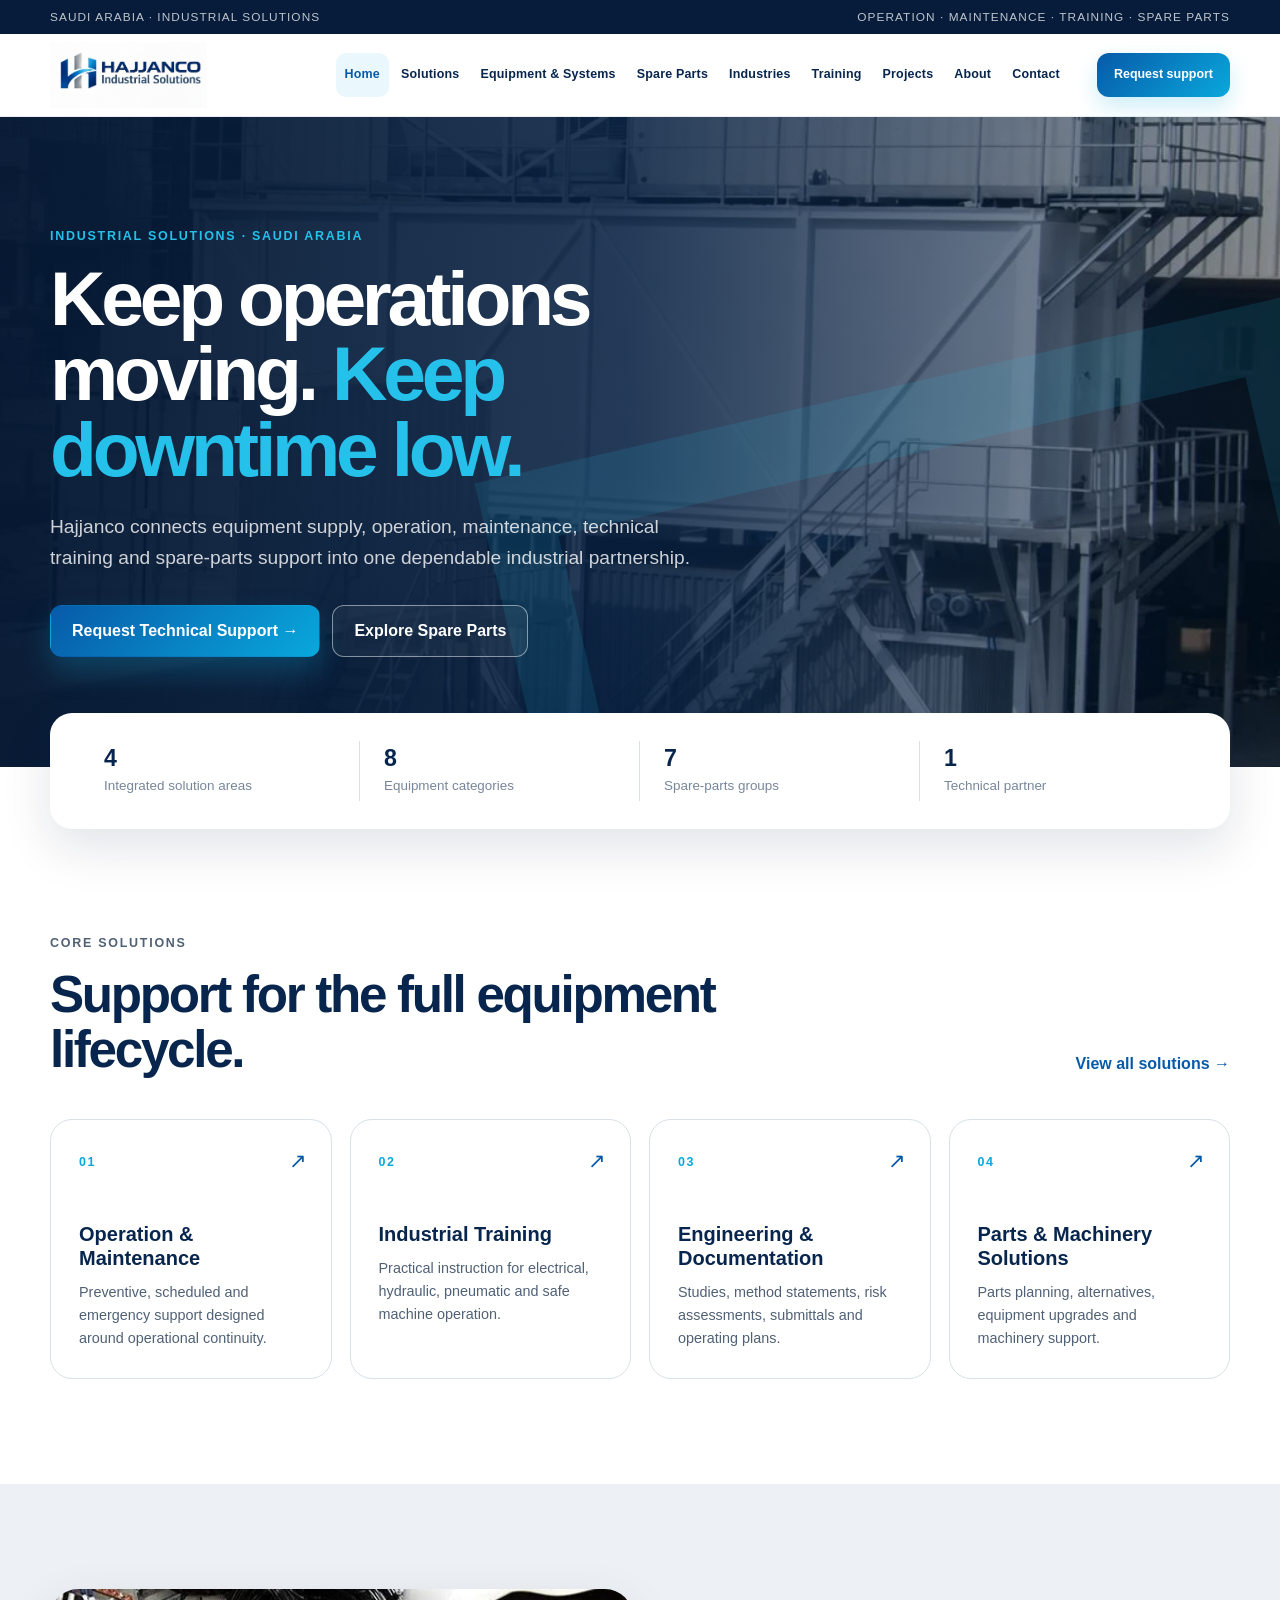
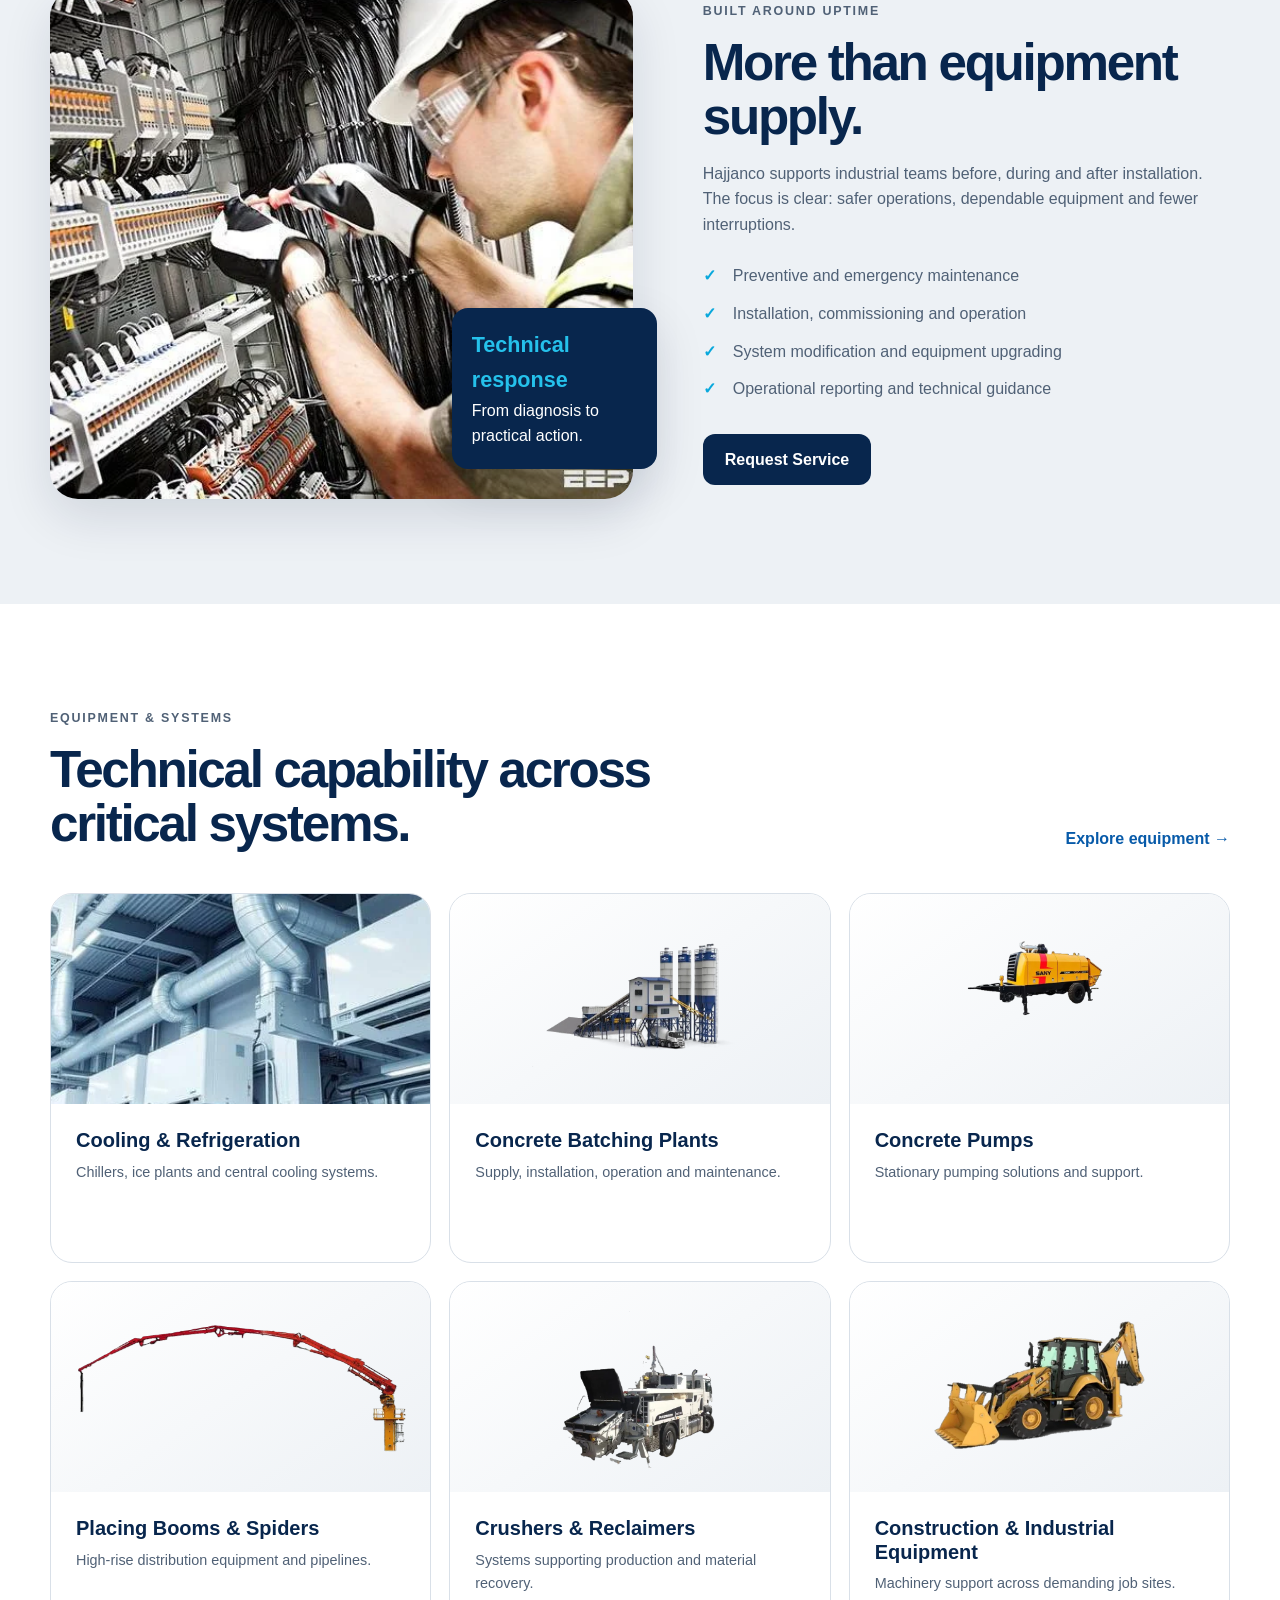
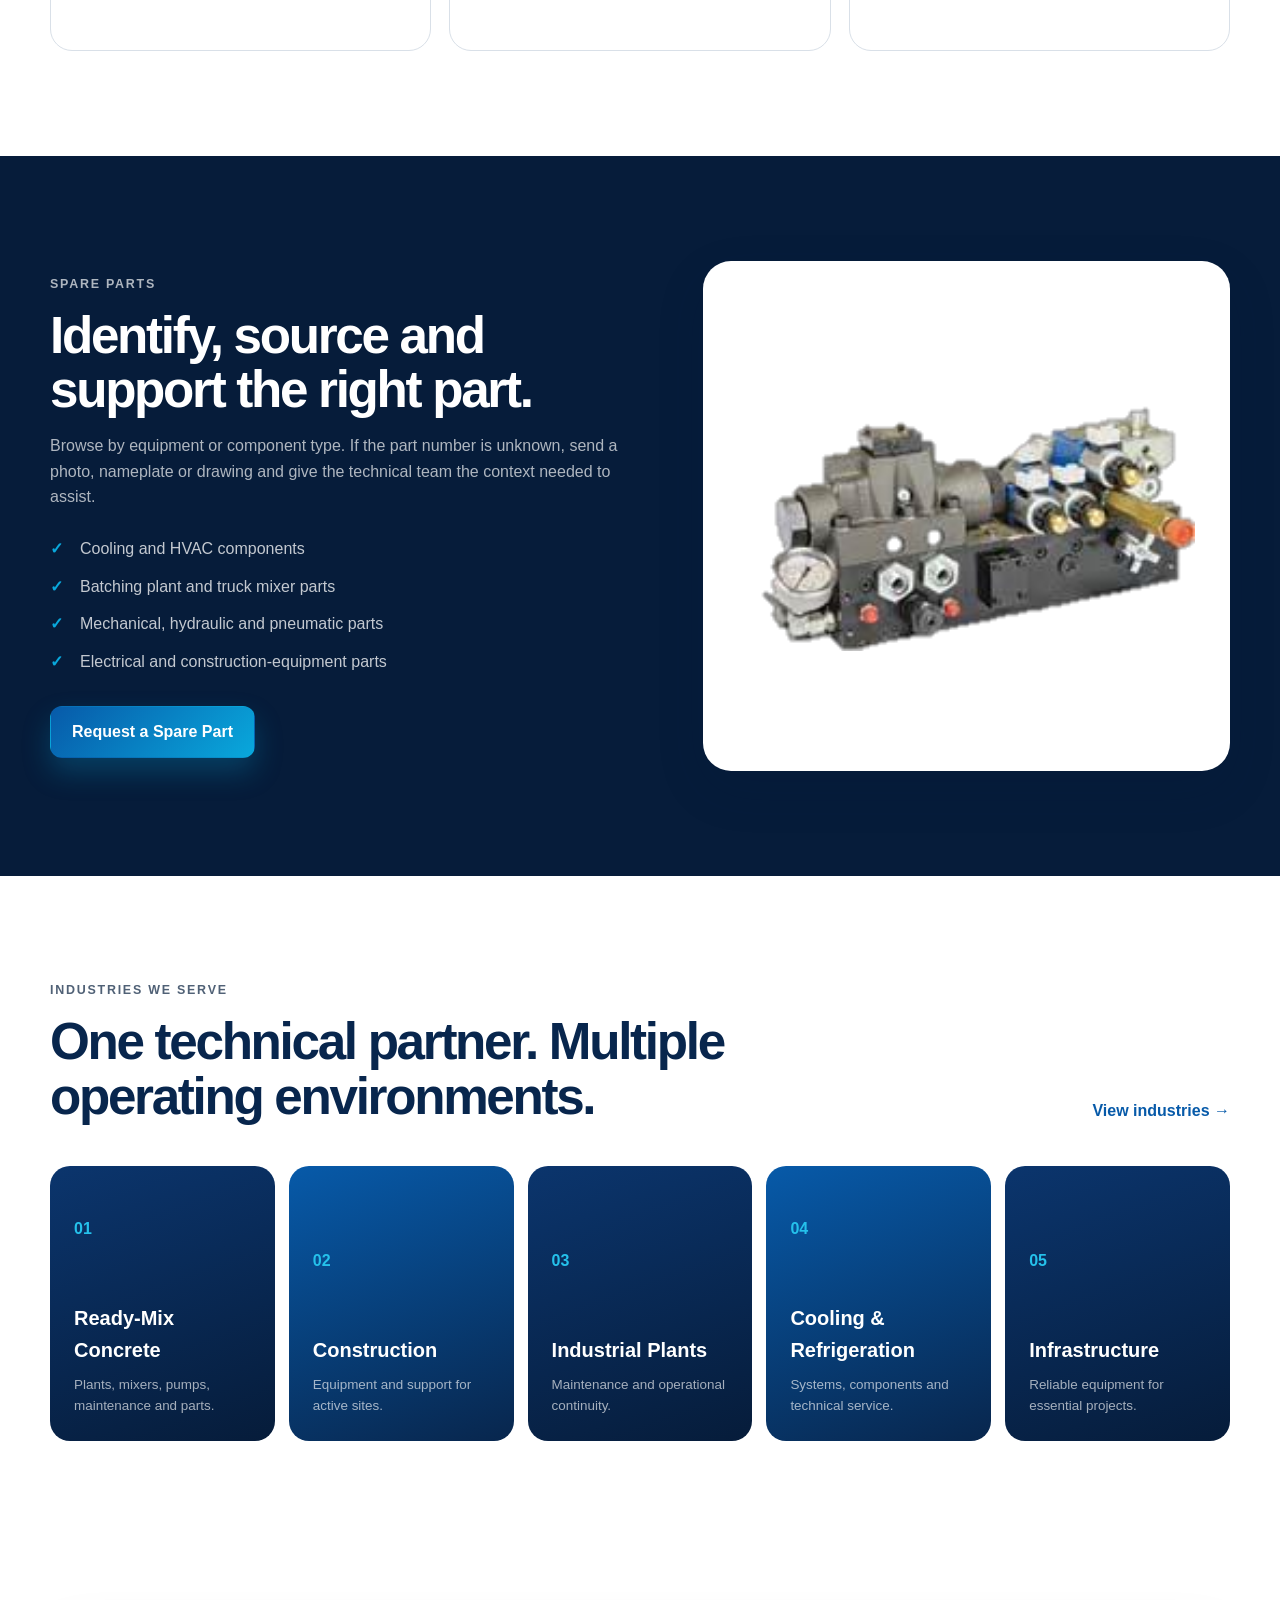
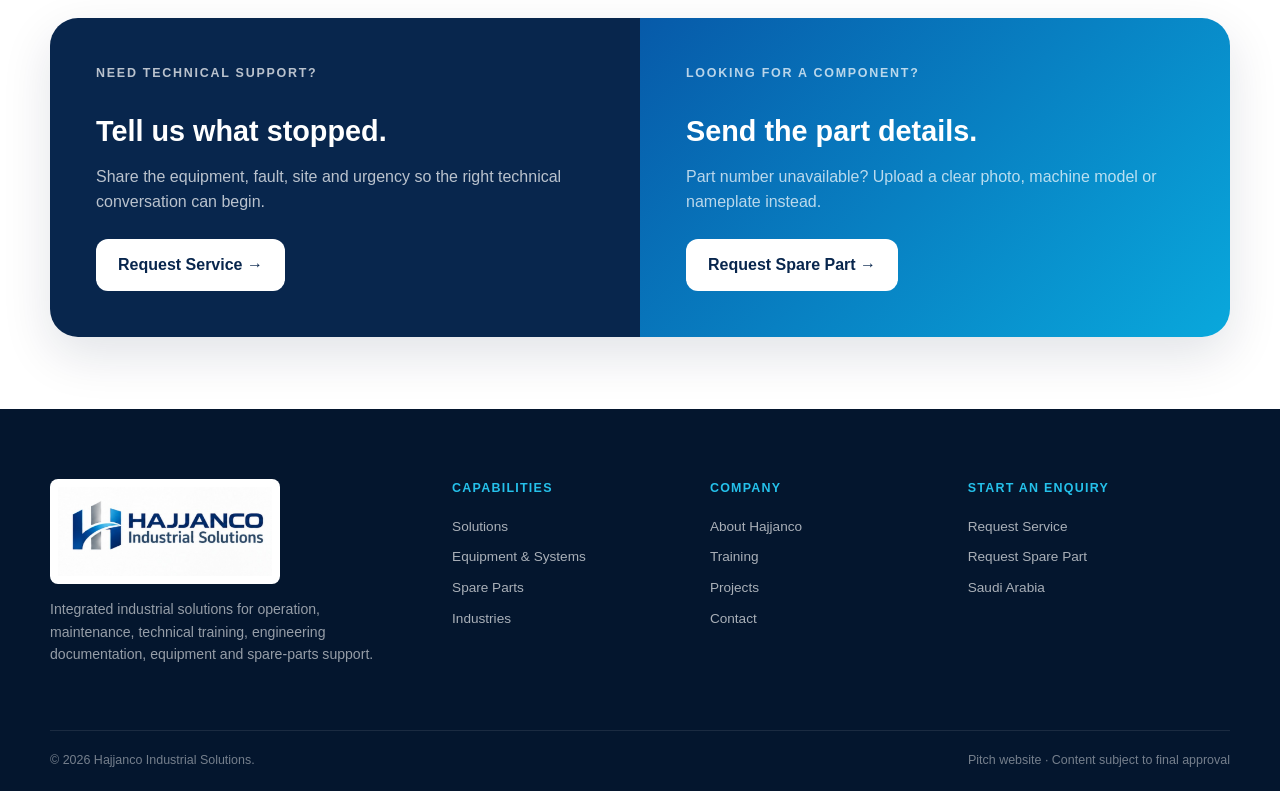
<file: index.html>
<!doctype html>
<html lang="en">
<head>
  <meta charset="utf-8">
  <meta name="viewport" content="width=device-width, initial-scale=1">
  <meta name="description" content="Hajjanco provides industrial operation, maintenance, equipment, training and spare-parts solutions in Saudi Arabia.">
  <title>Hajjanco | Industrial Solutions</title>
  <link rel="icon" href="public/assets/hajjanco-logo.jpeg">
  <link rel="stylesheet" href="styles.css">
  <script src="script.js" defer></script>
</head>
<body data-page="home">
  <div data-site-header></div>

  <main>
    <section class="hero">
      <div class="container">
        <div class="hero-content">
          <p class="eyebrow">Industrial solutions · Saudi Arabia</p>
          <h1>Keep operations moving. <span>Keep downtime low.</span></h1>
          <p class="hero-copy">Hajjanco connects equipment supply, operation, maintenance, technical training and spare-parts support into one dependable industrial partnership.</p>
          <div class="button-row">
            <a class="btn btn-primary" href="contact.html?type=service">Request Technical Support →</a>
            <a class="btn btn-outline" href="spare-parts.html">Explore Spare Parts</a>
          </div>
        </div>
      </div>
    </section>

    <div class="container stats-strip">
      <div class="stats-grid">
        <div class="stat"><strong>4</strong><span>Integrated solution areas</span></div>
        <div class="stat"><strong>8</strong><span>Equipment categories</span></div>
        <div class="stat"><strong>7</strong><span>Spare-parts groups</span></div>
        <div class="stat"><strong>1</strong><span>Technical partner</span></div>
      </div>
    </div>

    <section class="section">
      <div class="container">
        <div class="section-heading reveal">
          <div>
            <p class="eyebrow">Core solutions</p>
            <h2>Support for the full equipment lifecycle.</h2>
          </div>
          <a class="text-link" href="solutions.html">View all solutions →</a>
        </div>
        <div class="card-grid">
          <a class="card" href="solutions.html#operation-maintenance">
            <span class="card-number">01</span><span class="card-arrow">↗</span>
            <h3>Operation & Maintenance</h3>
            <p>Preventive, scheduled and emergency support designed around operational continuity.</p>
          </a>
          <a class="card" href="solutions.html#industrial-training">
            <span class="card-number">02</span><span class="card-arrow">↗</span>
            <h3>Industrial Training</h3>
            <p>Practical instruction for electrical, hydraulic, pneumatic and safe machine operation.</p>
          </a>
          <a class="card" href="solutions.html#engineering-documentation">
            <span class="card-number">03</span><span class="card-arrow">↗</span>
            <h3>Engineering & Documentation</h3>
            <p>Studies, method statements, risk assessments, submittals and operating plans.</p>
          </a>
          <a class="card" href="solutions.html#parts-machinery">
            <span class="card-number">04</span><span class="card-arrow">↗</span>
            <h3>Parts & Machinery Solutions</h3>
            <p>Parts planning, alternatives, equipment upgrades and machinery support.</p>
          </a>
        </div>
      </div>
    </section>

    <section class="section section-tint">
      <div class="container">
        <div class="split reveal">
          <div class="split-media">
            <img src="public/assets/site/maintenance.webp" alt="Industrial maintenance technician">
            <div class="split-badge"><strong>Technical response</strong>From diagnosis to practical action.</div>
          </div>
          <div class="split-copy">
            <p class="eyebrow">Built around uptime</p>
            <h2>More than equipment supply.</h2>
            <p>Hajjanco supports industrial teams before, during and after installation. The focus is clear: safer operations, dependable equipment and fewer interruptions.</p>
            <ul class="check-list">
              <li>Preventive and emergency maintenance</li>
              <li>Installation, commissioning and operation</li>
              <li>System modification and equipment upgrading</li>
              <li>Operational reporting and technical guidance</li>
            </ul>
            <div class="button-row"><a class="btn btn-dark" href="contact.html?type=service">Request Service</a></div>
          </div>
        </div>
      </div>
    </section>

    <section class="section">
      <div class="container">
        <div class="section-heading reveal">
          <div>
            <p class="eyebrow">Equipment & systems</p>
            <h2>Technical capability across critical systems.</h2>
          </div>
          <a class="text-link" href="equipment.html">Explore equipment →</a>
        </div>
        <div class="card-grid three">
          <a class="card media-card" href="equipment.html#cooling-refrigeration"><img src="public/assets/site/hvac.webp" alt="Cooling and HVAC system"><div class="card-body"><h3>Cooling & Refrigeration</h3><p>Chillers, ice plants and central cooling systems.</p></div></a>
          <a class="card media-card contain" href="equipment.html#batching-plants"><img src="public/assets/site/batching-plant.webp" alt="Concrete batching plant"><div class="card-body"><h3>Concrete Batching Plants</h3><p>Supply, installation, operation and maintenance.</p></div></a>
          <a class="card media-card contain" href="equipment.html#concrete-pumps"><img src="public/assets/site/concrete-pump.webp" alt="Concrete pump"><div class="card-body"><h3>Concrete Pumps</h3><p>Stationary pumping solutions and support.</p></div></a>
          <a class="card media-card contain" href="equipment.html#placing-booms"><img src="public/assets/site/placing-boom.webp" alt="Concrete placing boom"><div class="card-body"><h3>Placing Booms & Spiders</h3><p>High-rise distribution equipment and pipelines.</p></div></a>
          <a class="card media-card contain" href="equipment.html#crushers-reclaimers"><img src="public/assets/site/reclaimer.webp" alt="Industrial equipment"><div class="card-body"><h3>Crushers & Reclaimers</h3><p>Systems supporting production and material recovery.</p></div></a>
          <a class="card media-card contain" href="equipment.html#construction-equipment"><img src="public/assets/site/construction-backhoe.webp" alt="Construction equipment"><div class="card-body"><h3>Construction & Industrial Equipment</h3><p>Machinery support across demanding job sites.</p></div></a>
        </div>
      </div>
    </section>

    <section class="section section-dark">
      <div class="container">
        <div class="split reverse reveal">
          <div class="split-media contain">
            <img src="public/assets/site/hydraulic.png" alt="Industrial hydraulic and pneumatic components">
          </div>
          <div class="split-copy">
            <p class="eyebrow">Spare parts</p>
            <h2>Identify, source and support the right part.</h2>
            <p>Browse by equipment or component type. If the part number is unknown, send a photo, nameplate or drawing and give the technical team the context needed to assist.</p>
            <ul class="check-list">
              <li>Cooling and HVAC components</li>
              <li>Batching plant and truck mixer parts</li>
              <li>Mechanical, hydraulic and pneumatic parts</li>
              <li>Electrical and construction-equipment parts</li>
            </ul>
            <div class="button-row"><a class="btn btn-primary" href="contact.html?type=parts">Request a Spare Part</a></div>
          </div>
        </div>
      </div>
    </section>

    <section class="section">
      <div class="container">
        <div class="section-heading reveal">
          <div>
            <p class="eyebrow">Industries we serve</p>
            <h2>One technical partner. Multiple operating environments.</h2>
          </div>
          <a class="text-link" href="industries.html">View industries →</a>
        </div>
        <div class="industry-grid reveal">
          <a class="industry-card" href="industries.html#ready-mix"><span>01</span><h3>Ready-Mix Concrete</h3><p>Plants, mixers, pumps, maintenance and parts.</p></a>
          <a class="industry-card" href="industries.html#construction"><span>02</span><h3>Construction</h3><p>Equipment and support for active sites.</p></a>
          <a class="industry-card" href="industries.html#industrial-plants"><span>03</span><h3>Industrial Plants</h3><p>Maintenance and operational continuity.</p></a>
          <a class="industry-card" href="industries.html#cooling"><span>04</span><h3>Cooling & Refrigeration</h3><p>Systems, components and technical service.</p></a>
          <a class="industry-card" href="industries.html#infrastructure"><span>05</span><h3>Infrastructure</h3><p>Reliable equipment for essential projects.</p></a>
        </div>
      </div>
    </section>

    <section class="section-sm">
      <div class="container">
        <div class="action-band reveal">
          <div class="action-panel">
            <p class="eyebrow">Need technical support?</p>
            <h3>Tell us what stopped.</h3>
            <p>Share the equipment, fault, site and urgency so the right technical conversation can begin.</p>
            <a class="btn btn-light" href="contact.html?type=service">Request Service →</a>
          </div>
          <div class="action-panel">
            <p class="eyebrow">Looking for a component?</p>
            <h3>Send the part details.</h3>
            <p>Part number unavailable? Upload a clear photo, machine model or nameplate instead.</p>
            <a class="btn btn-light" href="contact.html?type=parts">Request Spare Part →</a>
          </div>
        </div>
      </div>
    </section>
  </main>

  <div data-site-footer></div>
</body>
</html>
</file>
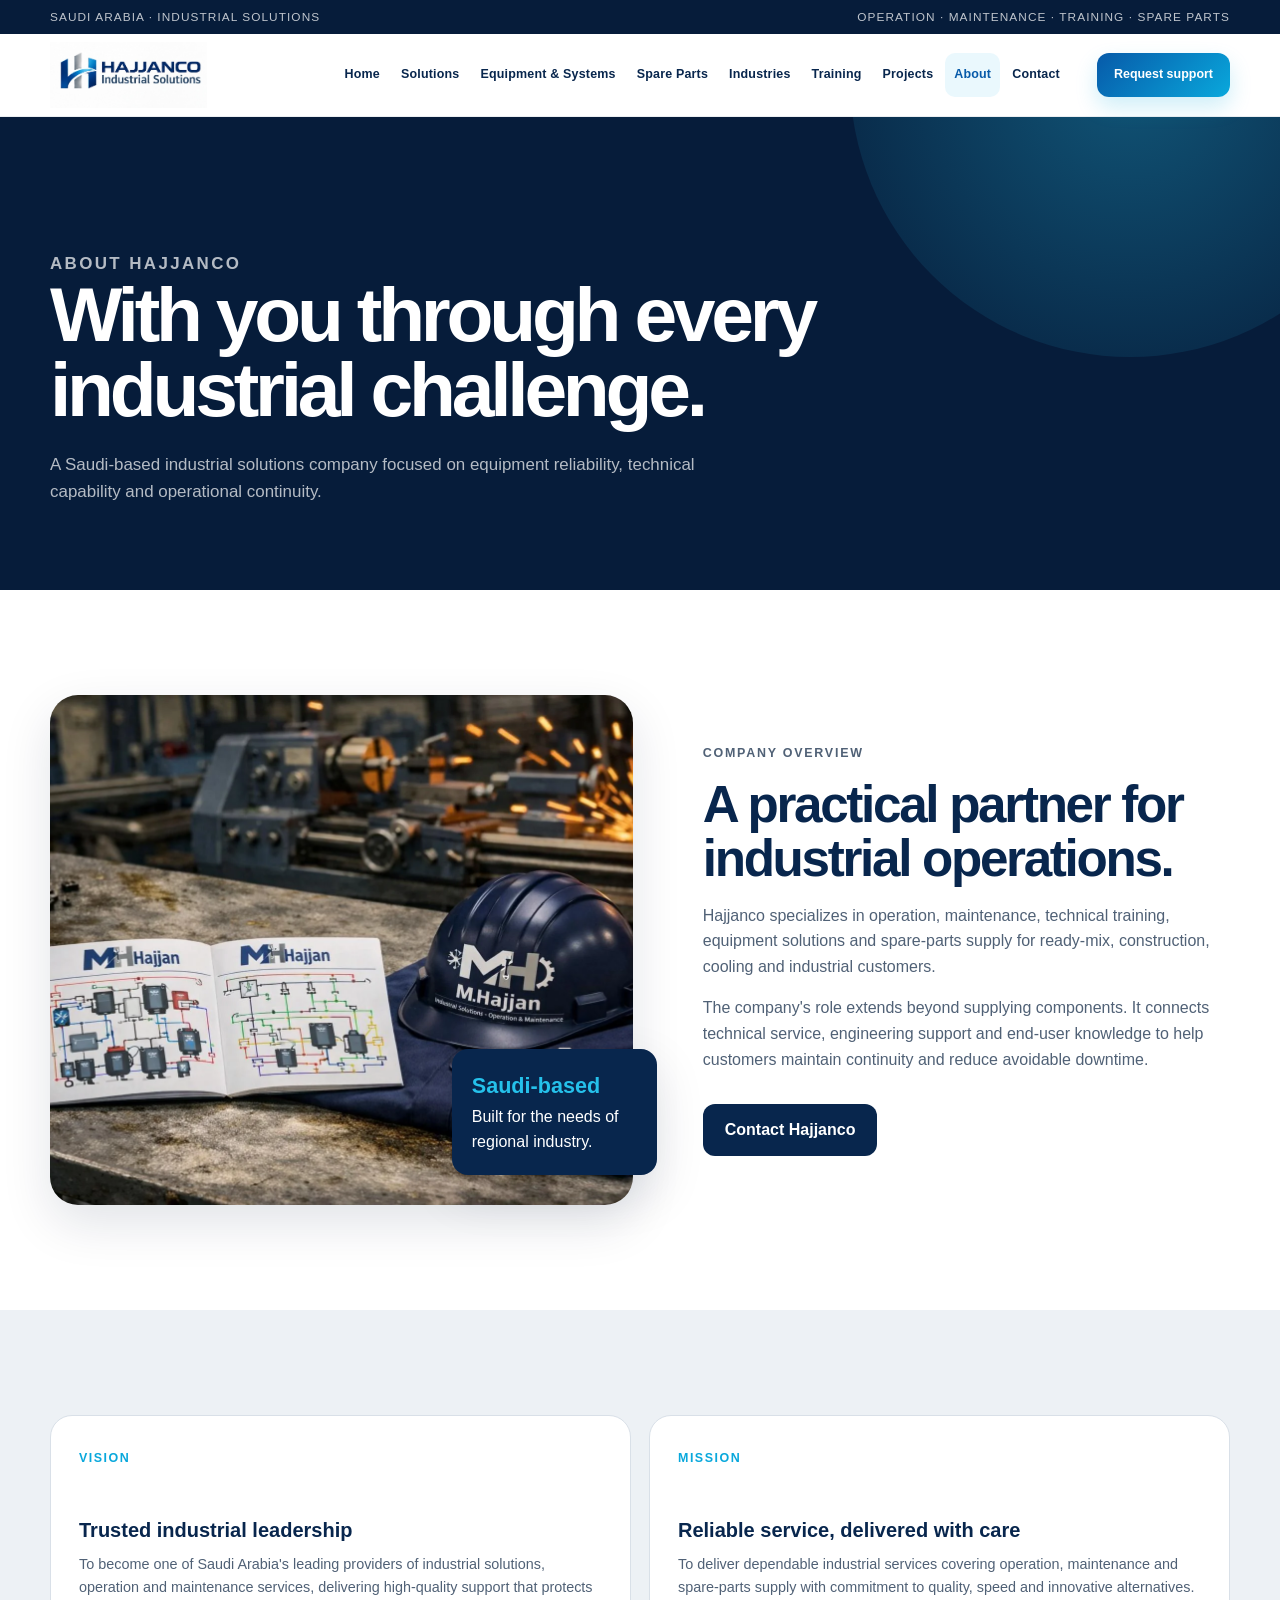
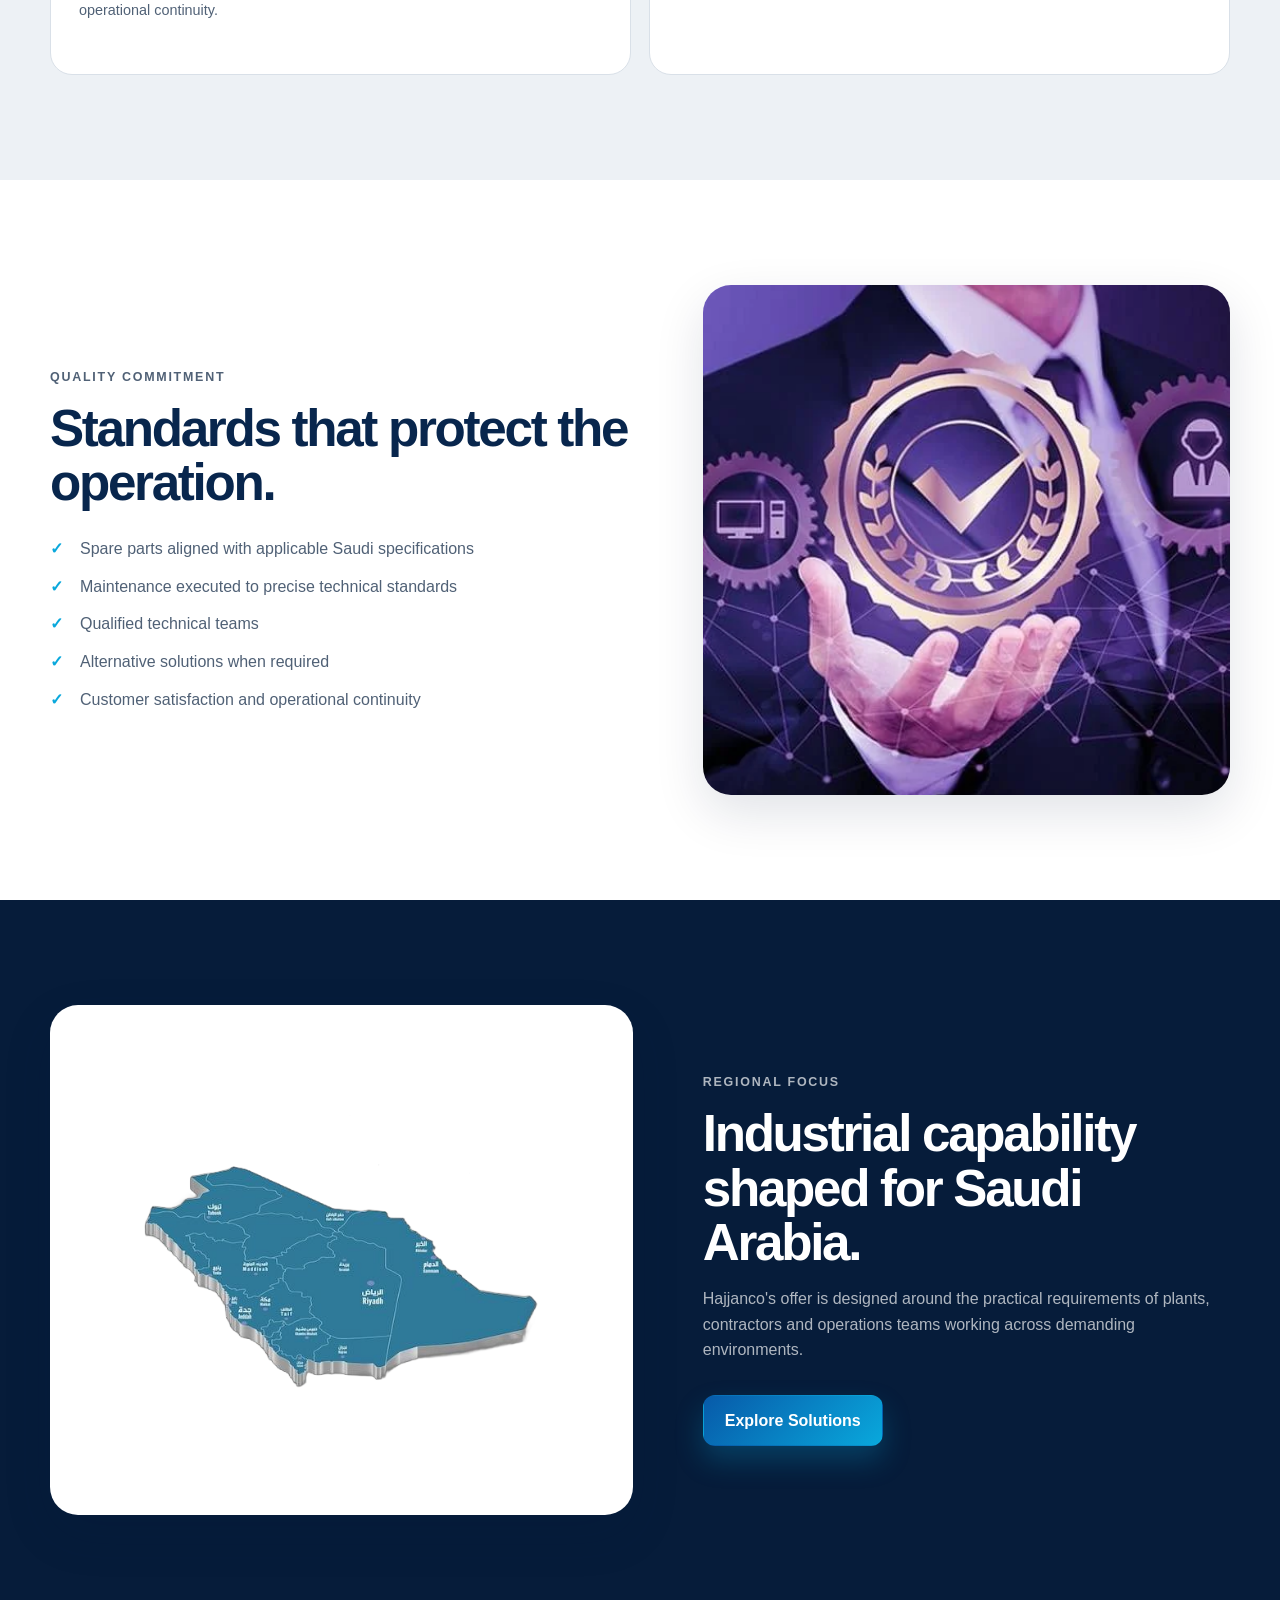
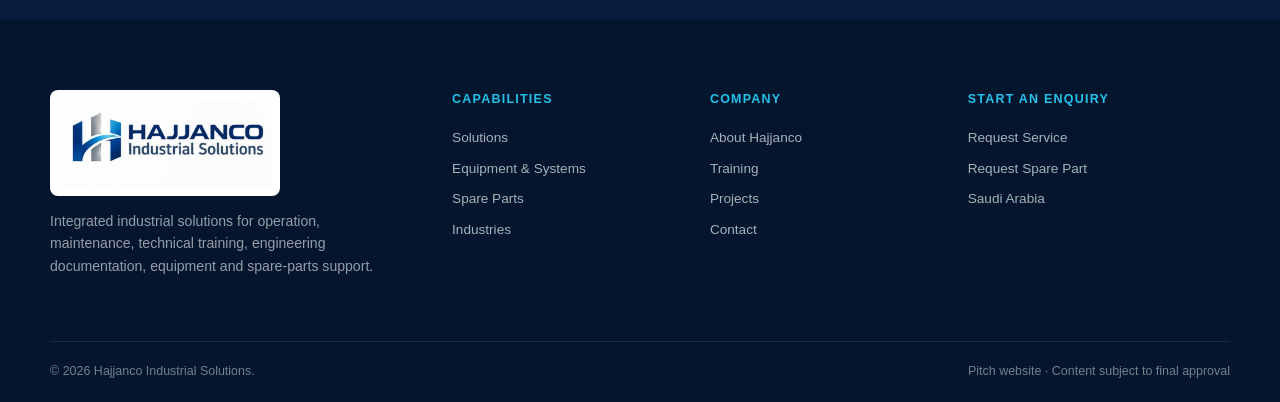
<file: about.html>
<!doctype html>
<html lang="en">
<head>
  <meta charset="utf-8"><meta name="viewport" content="width=device-width, initial-scale=1">
  <meta name="description" content="About Hajjanco Industrial Solutions.">
  <title>About | Hajjanco</title>
  <link rel="icon" href="public/assets/hajjanco-logo.jpeg">
  <link rel="stylesheet" href="styles.css"><script src="script.js" defer></script>
</head>
<body data-page="about">
  <div data-site-header></div>
  <main>
    <section class="page-hero"><div class="container"><p class="eyebrow">About Hajjanco</p><h1>With you through every industrial challenge.</h1><p>A Saudi-based industrial solutions company focused on equipment reliability, technical capability and operational continuity.</p></div></section>
    <section class="section"><div class="container split"><div class="split-media"><img src="public/assets/site/about-industrial.webp" alt="Industrial solutions and equipment"><div class="split-badge"><strong>Saudi-based</strong>Built for the needs of regional industry.</div></div><div class="split-copy"><p class="eyebrow">Company overview</p><h2>A practical partner for industrial operations.</h2><p>Hajjanco specializes in operation, maintenance, technical training, equipment solutions and spare-parts supply for ready-mix, construction, cooling and industrial customers.</p><p>The company's role extends beyond supplying components. It connects technical service, engineering support and end-user knowledge to help customers maintain continuity and reduce avoidable downtime.</p><div class="button-row"><a class="btn btn-dark" href="contact.html">Contact Hajjanco</a></div></div></div></section>

    <section class="section section-tint"><div class="container"><div class="card-grid two">
      <div class="card"><span class="card-number">VISION</span><h3>Trusted industrial leadership</h3><p>To become one of Saudi Arabia's leading providers of industrial solutions, operation and maintenance services, delivering high-quality support that protects operational continuity.</p></div>
      <div class="card"><span class="card-number">MISSION</span><h3>Reliable service, delivered with care</h3><p>To deliver dependable industrial services covering operation, maintenance and spare-parts supply with commitment to quality, speed and innovative alternatives.</p></div>
    </div></div></section>

    <section class="section"><div class="container split reverse"><div class="split-media"><img src="public/assets/site/quality.webp" alt="Industrial quality commitment"></div><div class="split-copy"><p class="eyebrow">Quality commitment</p><h2>Standards that protect the operation.</h2><ul class="check-list"><li>Spare parts aligned with applicable Saudi specifications</li><li>Maintenance executed to precise technical standards</li><li>Qualified technical teams</li><li>Alternative solutions when required</li><li>Customer satisfaction and operational continuity</li></ul></div></div></section>

    <section class="section section-dark"><div class="container split"><div class="split-media contain"><img src="public/assets/site/saudi-map.png" alt="Map of Saudi Arabia"></div><div class="split-copy"><p class="eyebrow">Regional focus</p><h2>Industrial capability shaped for Saudi Arabia.</h2><p>Hajjanco's offer is designed around the practical requirements of plants, contractors and operations teams working across demanding environments.</p><div class="button-row"><a class="btn btn-primary" href="solutions.html">Explore Solutions</a></div></div></div></section>
  </main>
  <div data-site-footer></div>
</body>
</html>
</file>
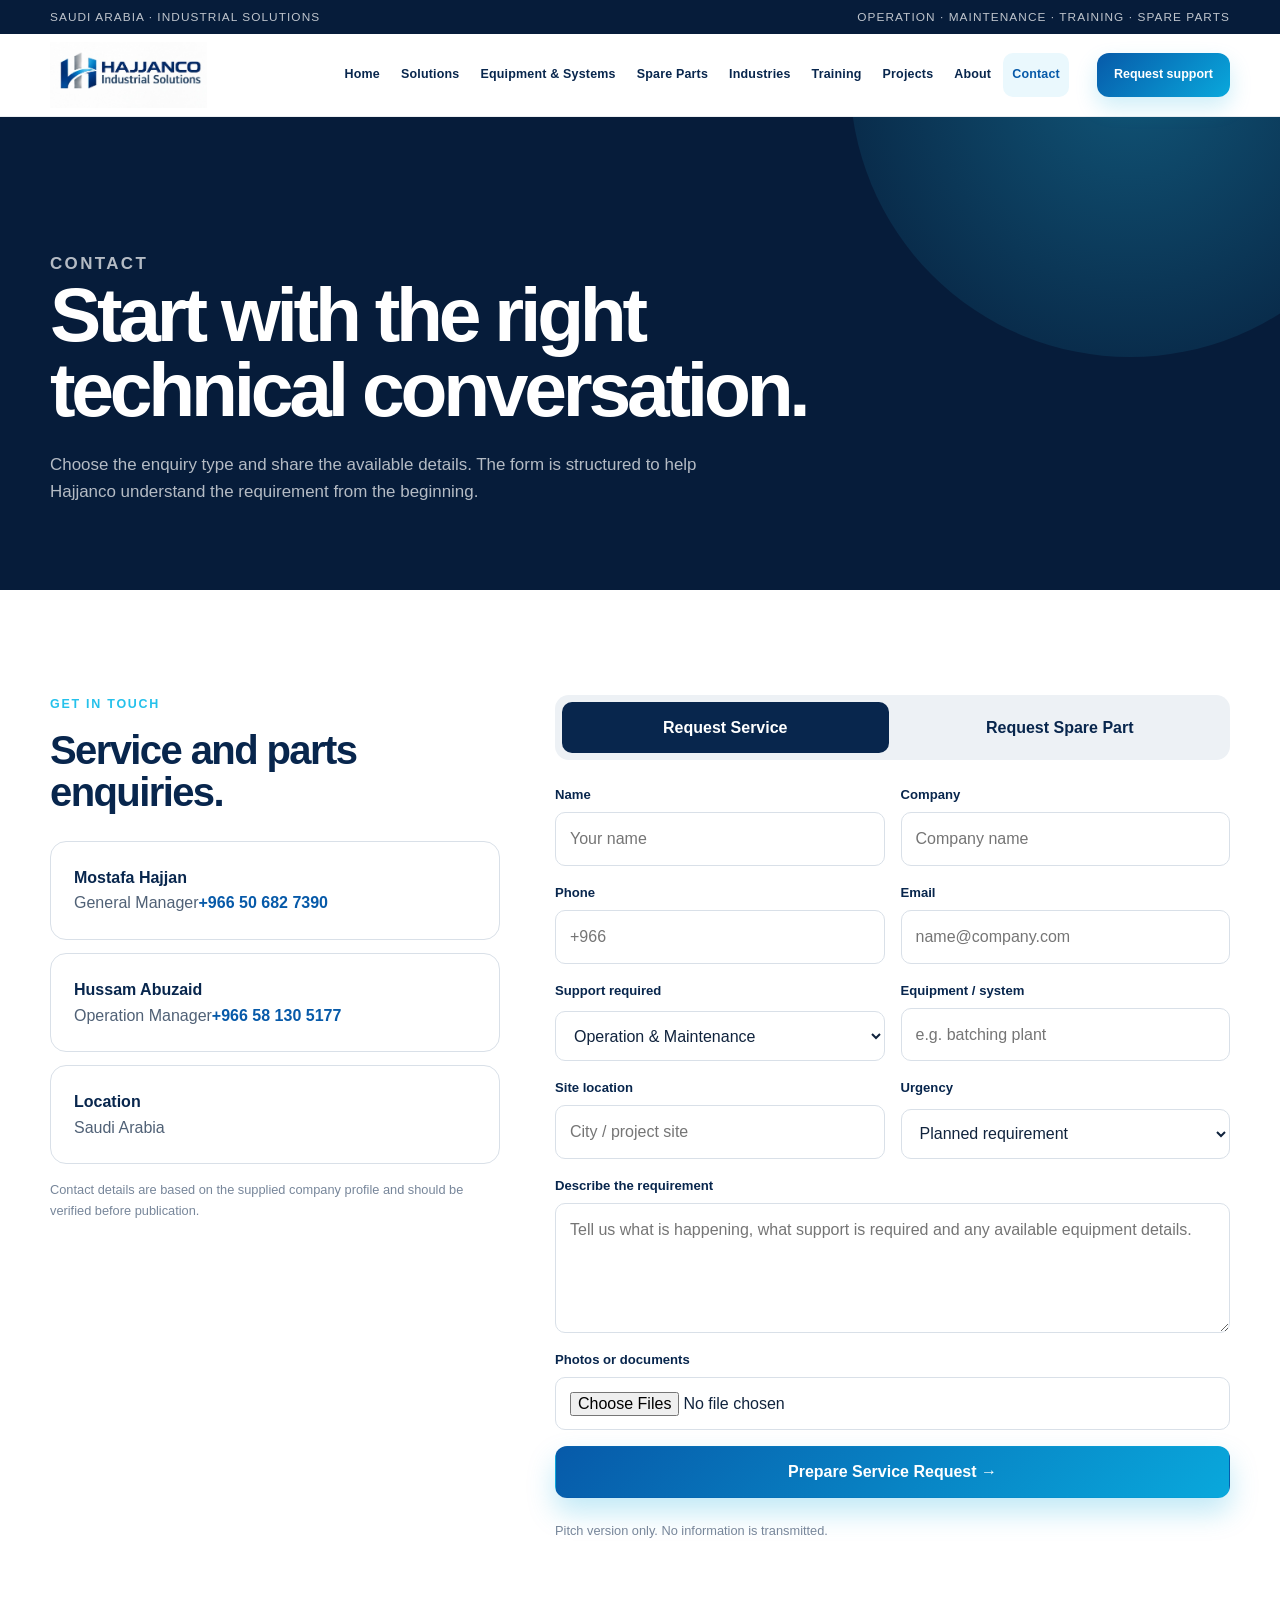
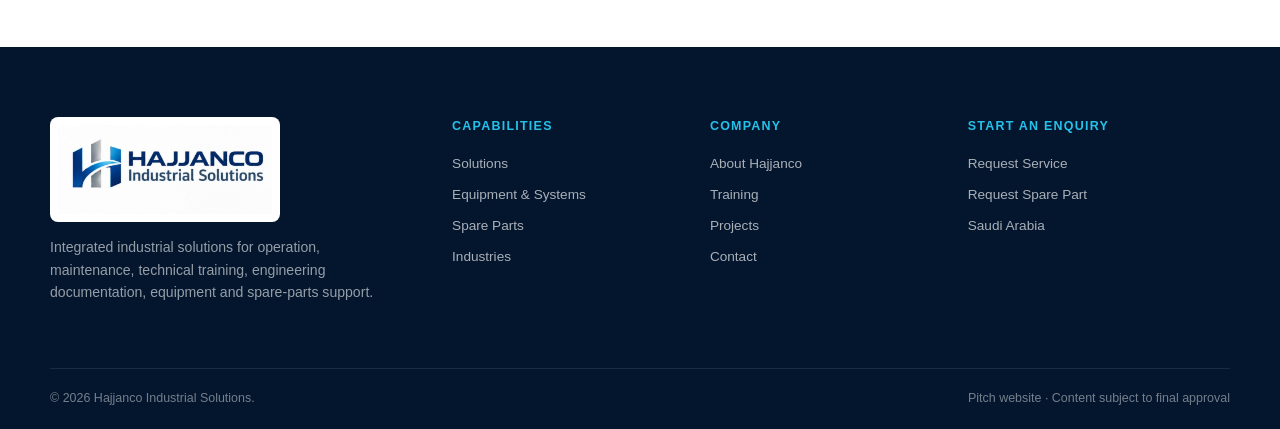
<file: contact.html>
<!doctype html>
<html lang="en">
<head>
  <meta charset="utf-8"><meta name="viewport" content="width=device-width, initial-scale=1">
  <meta name="description" content="Request Hajjanco technical service or spare-parts support.">
  <title>Contact | Hajjanco</title>
  <link rel="icon" href="public/assets/hajjanco-logo.jpeg">
  <link rel="stylesheet" href="styles.css"><script src="script.js" defer></script>
</head>
<body data-page="contact">
  <div data-site-header></div>
  <main>
    <section class="page-hero"><div class="container"><p class="eyebrow">Contact</p><h1>Start with the right technical conversation.</h1><p>Choose the enquiry type and share the available details. The form is structured to help Hajjanco understand the requirement from the beginning.</p></div></section>
    <section class="section"><div class="container contact-layout">
      <aside>
        <p class="eyebrow">Get in touch</p><h2 style="margin:0 0 28px;color:var(--navy-900);font-size:2.5rem;line-height:1.05;letter-spacing:-.04em">Service and parts enquiries.</h2>
        <div class="contact-card"><strong>Mostafa Hajjan</strong><span>General Manager</span><a class="text-link" href="tel:+966506827390">+966 50 682 7390</a></div>
        <div class="contact-card"><strong>Hussam Abuzaid</strong><span>Operation Manager</span><a class="text-link" href="tel:+966581305177">+966 58 130 5177</a></div>
        <div class="contact-card"><strong>Location</strong><span>Saudi Arabia</span></div>
        <p class="form-note">Contact details are based on the supplied company profile and should be verified before publication.</p>
      </aside>
      <div>
        <div class="form-tabs" role="tablist">
          <button class="form-tab active" type="button" data-target="service-form">Request Service</button>
          <button class="form-tab" type="button" data-target="parts-form">Request Spare Part</button>
        </div>

        <form class="form-panel active" id="service-form" data-pitch-form>
          <div class="form-grid">
            <div class="field"><label for="service-name">Name</label><input id="service-name" required placeholder="Your name"></div>
            <div class="field"><label for="service-company">Company</label><input id="service-company" placeholder="Company name"></div>
            <div class="field"><label for="service-phone">Phone</label><input id="service-phone" type="tel" required placeholder="+966"></div>
            <div class="field"><label for="service-email">Email</label><input id="service-email" type="email" placeholder="name@company.com"></div>
            <div class="field"><label for="service-type">Support required</label><select id="service-type"><option>Operation & Maintenance</option><option>Emergency Troubleshooting</option><option>Equipment Enquiry</option><option>Engineering & Documentation</option><option>Training</option></select></div>
            <div class="field"><label for="service-equipment">Equipment / system</label><input id="service-equipment" placeholder="e.g. batching plant"></div>
            <div class="field"><label for="service-location">Site location</label><input id="service-location" placeholder="City / project site"></div>
            <div class="field"><label for="service-urgency">Urgency</label><select id="service-urgency"><option>Planned requirement</option><option>Support needed soon</option><option>Equipment stopped</option></select></div>
            <div class="field full"><label for="service-message">Describe the requirement</label><textarea id="service-message" required placeholder="Tell us what is happening, what support is required and any available equipment details."></textarea></div>
            <div class="field full"><label for="service-file">Photos or documents</label><input id="service-file" type="file" multiple accept="image/*,.pdf"></div>
            <div class="field full"><button class="btn btn-primary" type="submit">Prepare Service Request →</button><p class="form-note">Pitch version only. No information is transmitted.</p><div class="form-status" aria-live="polite"></div></div>
          </div>
        </form>

        <form class="form-panel" id="parts-form" data-pitch-form>
          <div class="form-grid">
            <div class="field"><label for="parts-name">Name</label><input id="parts-name" required placeholder="Your name"></div>
            <div class="field"><label for="parts-company">Company</label><input id="parts-company" placeholder="Company name"></div>
            <div class="field"><label for="parts-phone">Phone</label><input id="parts-phone" type="tel" required placeholder="+966"></div>
            <div class="field"><label for="parts-email">Email</label><input id="parts-email" type="email" placeholder="name@company.com"></div>
            <div class="field"><label for="parts-equipment">Equipment type</label><input id="parts-equipment" required placeholder="e.g. truck mixer"></div>
            <div class="field"><label for="parts-brand">Brand / model</label><input id="parts-brand" placeholder="Manufacturer and model"></div>
            <div class="field"><label for="parts-number">Part number</label><input id="parts-number" placeholder="If available"></div>
            <div class="field"><label for="parts-quantity">Quantity</label><input id="parts-quantity" type="number" min="1" value="1"></div>
            <div class="field full"><label for="parts-message">Part description</label><textarea id="parts-message" required placeholder="Describe the part, where it is used and the current equipment condition."></textarea></div>
            <div class="field full"><label for="parts-file">Part, nameplate or drawing images</label><input id="parts-file" type="file" multiple accept="image/*,.pdf"></div>
            <div class="field full"><button class="btn btn-primary" type="submit">Prepare Spare-Part Request →</button><p class="form-note">Pitch version only. No information is transmitted.</p><div class="form-status" aria-live="polite"></div></div>
          </div>
        </form>
      </div>
    </div></section>
  </main>
  <div data-site-footer></div>
</body>
</html>
</file>
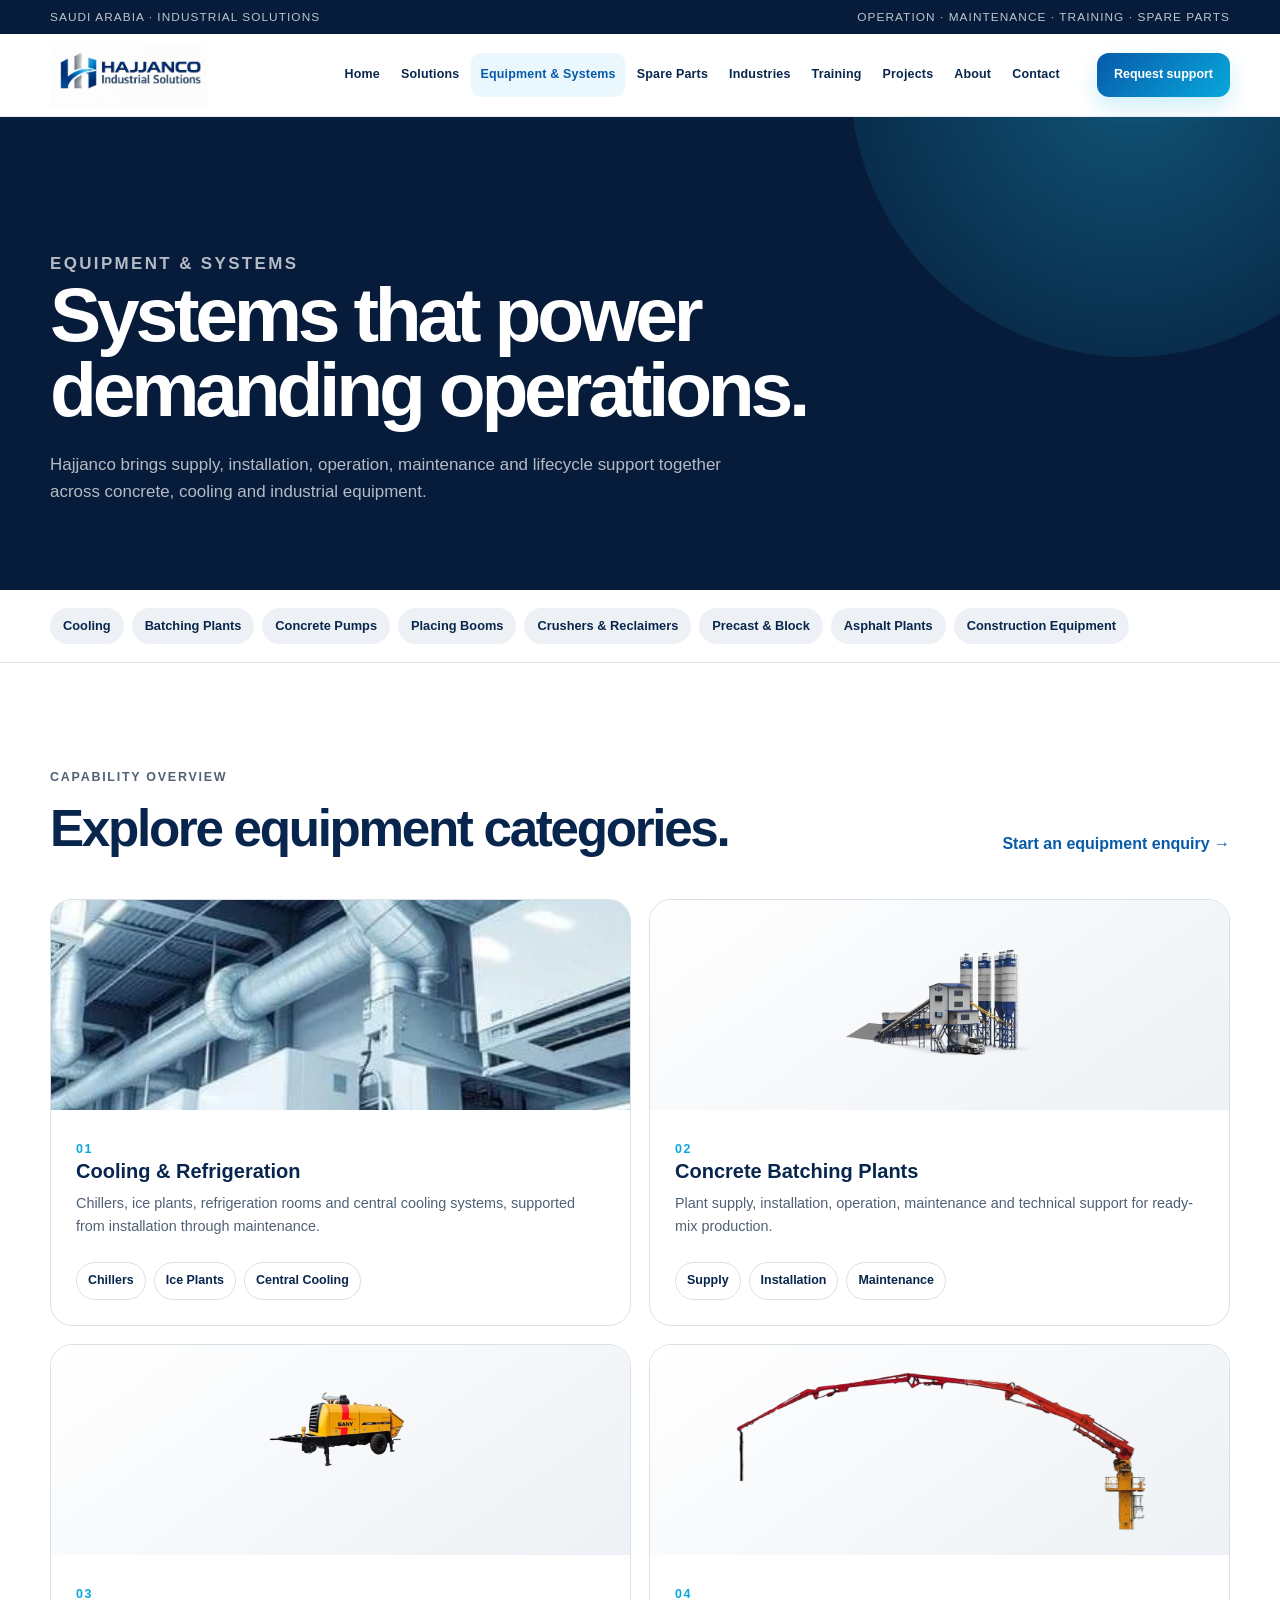
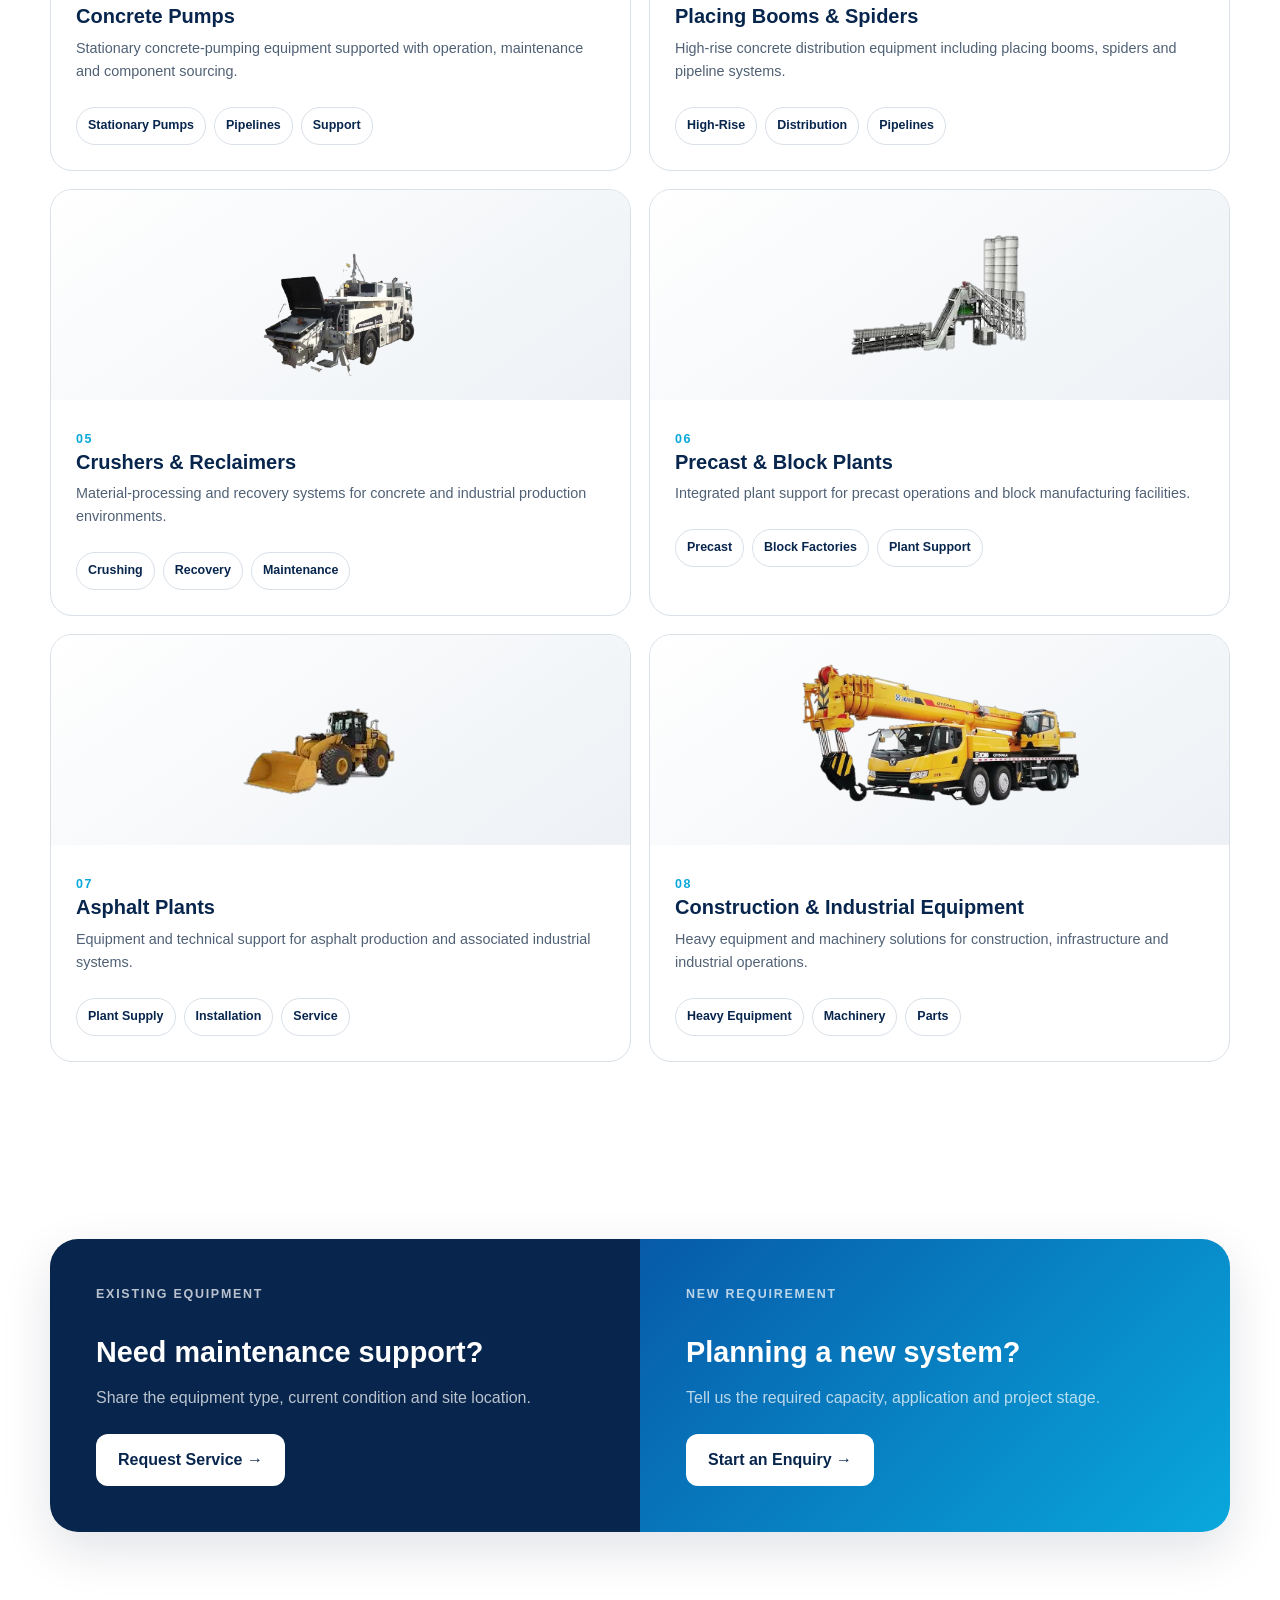
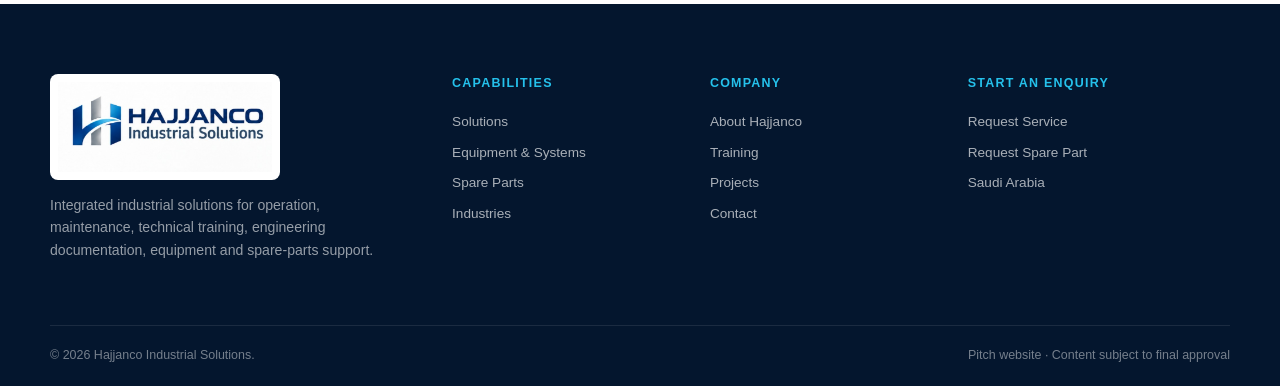
<file: equipment.html>
<!doctype html>
<html lang="en">
<head>
  <meta charset="utf-8"><meta name="viewport" content="width=device-width, initial-scale=1">
  <meta name="description" content="Equipment and systems supplied and supported by Hajjanco.">
  <title>Equipment & Systems | Hajjanco</title>
  <link rel="icon" href="public/assets/hajjanco-logo.jpeg">
  <link rel="stylesheet" href="styles.css"><script src="script.js" defer></script>
</head>
<body data-page="equipment">
  <div data-site-header></div>
  <main>
    <section class="page-hero"><div class="container"><p class="eyebrow">Equipment & systems</p><h1>Systems that power demanding operations.</h1><p>Hajjanco brings supply, installation, operation, maintenance and lifecycle support together across concrete, cooling and industrial equipment.</p></div></section>
    <nav class="anchor-nav"><div class="container">
      <a href="#cooling-refrigeration">Cooling</a><a href="#batching-plants">Batching Plants</a><a href="#concrete-pumps">Concrete Pumps</a><a href="#placing-booms">Placing Booms</a><a href="#crushers-reclaimers">Crushers & Reclaimers</a><a href="#precast-block">Precast & Block</a><a href="#asphalt-plants">Asphalt Plants</a><a href="#construction-equipment">Construction Equipment</a>
    </div></nav>

    <section class="section"><div class="container">
      <div class="section-heading"><div><p class="eyebrow">Capability overview</p><h2>Explore equipment categories.</h2></div><a class="text-link" href="contact.html?type=service">Start an equipment enquiry →</a></div>
      <div class="card-grid two">
        <article class="card media-card" id="cooling-refrigeration"><img src="public/assets/site/hvac.webp" alt="Cooling and refrigeration equipment"><div class="card-body"><span class="card-number">01</span><h3>Cooling & Refrigeration</h3><p>Chillers, ice plants, refrigeration rooms and central cooling systems, supported from installation through maintenance.</p><div class="mini-list"><span>Chillers</span><span>Ice Plants</span><span>Central Cooling</span></div></div></article>
        <article class="card media-card contain" id="batching-plants"><img src="public/assets/site/batching-plant.webp" alt="Concrete batching plant"><div class="card-body"><span class="card-number">02</span><h3>Concrete Batching Plants</h3><p>Plant supply, installation, operation, maintenance and technical support for ready-mix production.</p><div class="mini-list"><span>Supply</span><span>Installation</span><span>Maintenance</span></div></div></article>
        <article class="card media-card contain" id="concrete-pumps"><img src="public/assets/site/concrete-pump.webp" alt="Concrete pump"><div class="card-body"><span class="card-number">03</span><h3>Concrete Pumps</h3><p>Stationary concrete-pumping equipment supported with operation, maintenance and component sourcing.</p><div class="mini-list"><span>Stationary Pumps</span><span>Pipelines</span><span>Support</span></div></div></article>
        <article class="card media-card contain" id="placing-booms"><img src="public/assets/site/placing-boom.webp" alt="Placing boom"><div class="card-body"><span class="card-number">04</span><h3>Placing Booms & Spiders</h3><p>High-rise concrete distribution equipment including placing booms, spiders and pipeline systems.</p><div class="mini-list"><span>High-Rise</span><span>Distribution</span><span>Pipelines</span></div></div></article>
        <article class="card media-card contain" id="crushers-reclaimers"><img src="public/assets/site/reclaimer.webp" alt="Crusher and reclaimer equipment"><div class="card-body"><span class="card-number">05</span><h3>Crushers & Reclaimers</h3><p>Material-processing and recovery systems for concrete and industrial production environments.</p><div class="mini-list"><span>Crushing</span><span>Recovery</span><span>Maintenance</span></div></div></article>
        <article class="card media-card contain" id="precast-block"><img src="public/assets/site/plant-system.webp" alt="Precast and block plant"><div class="card-body"><span class="card-number">06</span><h3>Precast & Block Plants</h3><p>Integrated plant support for precast operations and block manufacturing facilities.</p><div class="mini-list"><span>Precast</span><span>Block Factories</span><span>Plant Support</span></div></div></article>
        <article class="card media-card contain" id="asphalt-plants"><img src="public/assets/site/construction-loader.webp" alt="Asphalt and road construction equipment"><div class="card-body"><span class="card-number">07</span><h3>Asphalt Plants</h3><p>Equipment and technical support for asphalt production and associated industrial systems.</p><div class="mini-list"><span>Plant Supply</span><span>Installation</span><span>Service</span></div></div></article>
        <article class="card media-card contain" id="construction-equipment"><img src="public/assets/site/construction-crane.webp" alt="Construction and industrial equipment"><div class="card-body"><span class="card-number">08</span><h3>Construction & Industrial Equipment</h3><p>Heavy equipment and machinery solutions for construction, infrastructure and industrial operations.</p><div class="mini-list"><span>Heavy Equipment</span><span>Machinery</span><span>Parts</span></div></div></article>
      </div>
    </div></section>
    <section class="section-sm"><div class="container"><div class="action-band"><div class="action-panel"><p class="eyebrow">Existing equipment</p><h3>Need maintenance support?</h3><p>Share the equipment type, current condition and site location.</p><a class="btn btn-light" href="contact.html?type=service">Request Service →</a></div><div class="action-panel"><p class="eyebrow">New requirement</p><h3>Planning a new system?</h3><p>Tell us the required capacity, application and project stage.</p><a class="btn btn-light" href="contact.html?type=service">Start an Enquiry →</a></div></div></div></section>
  </main>
  <div data-site-footer></div>
</body>
</html>
</file>
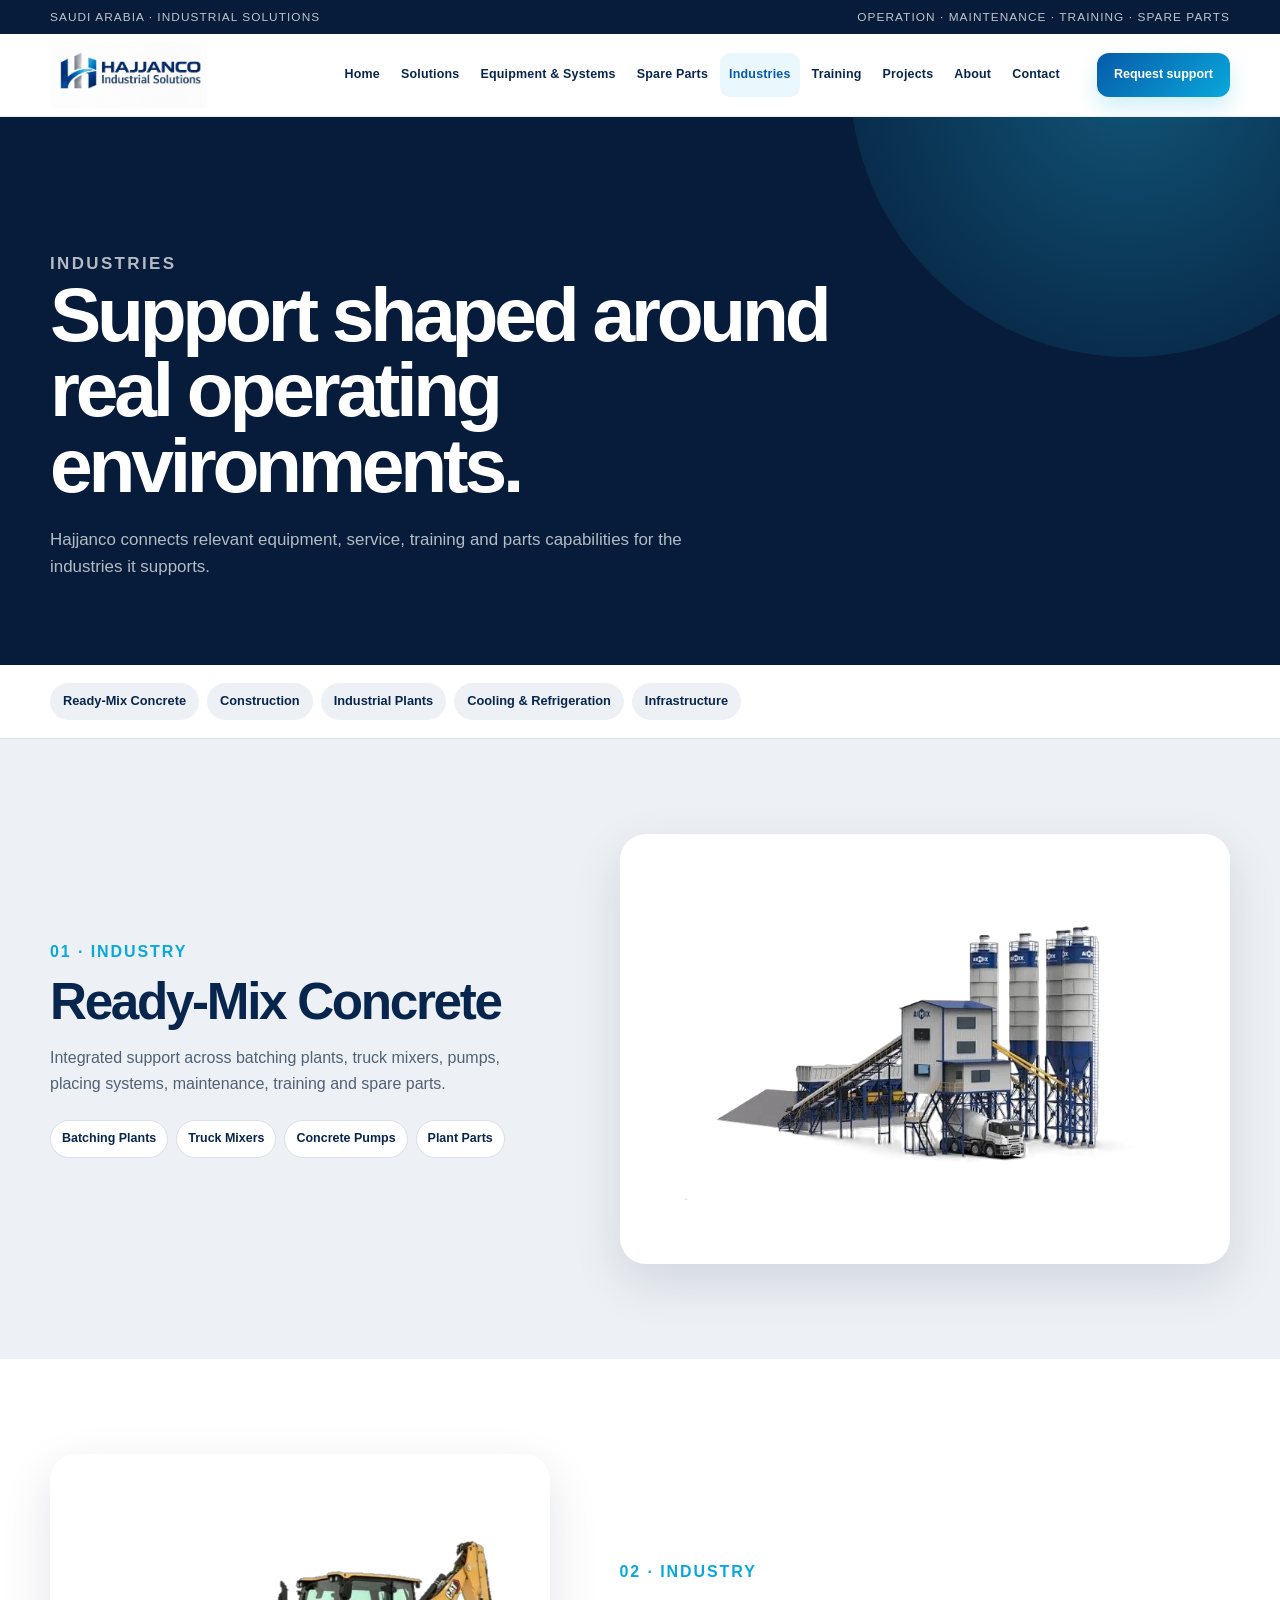
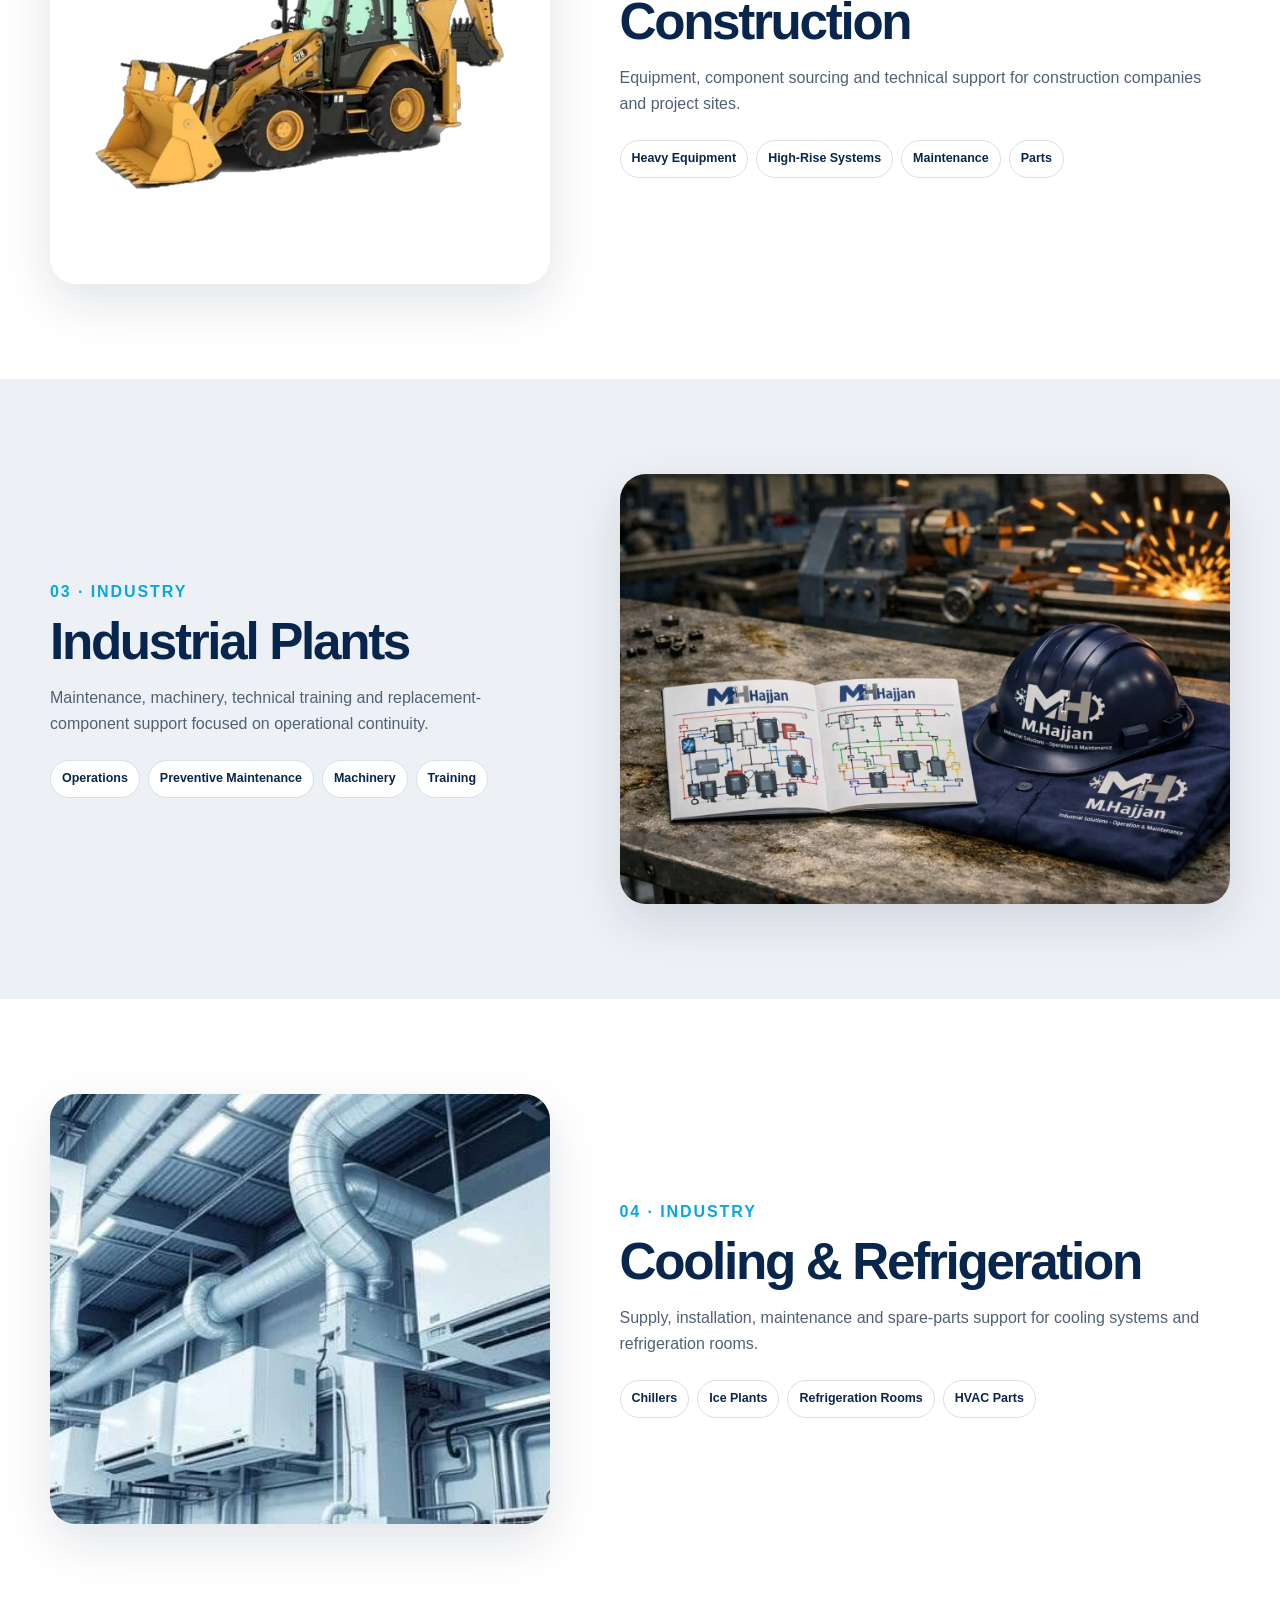
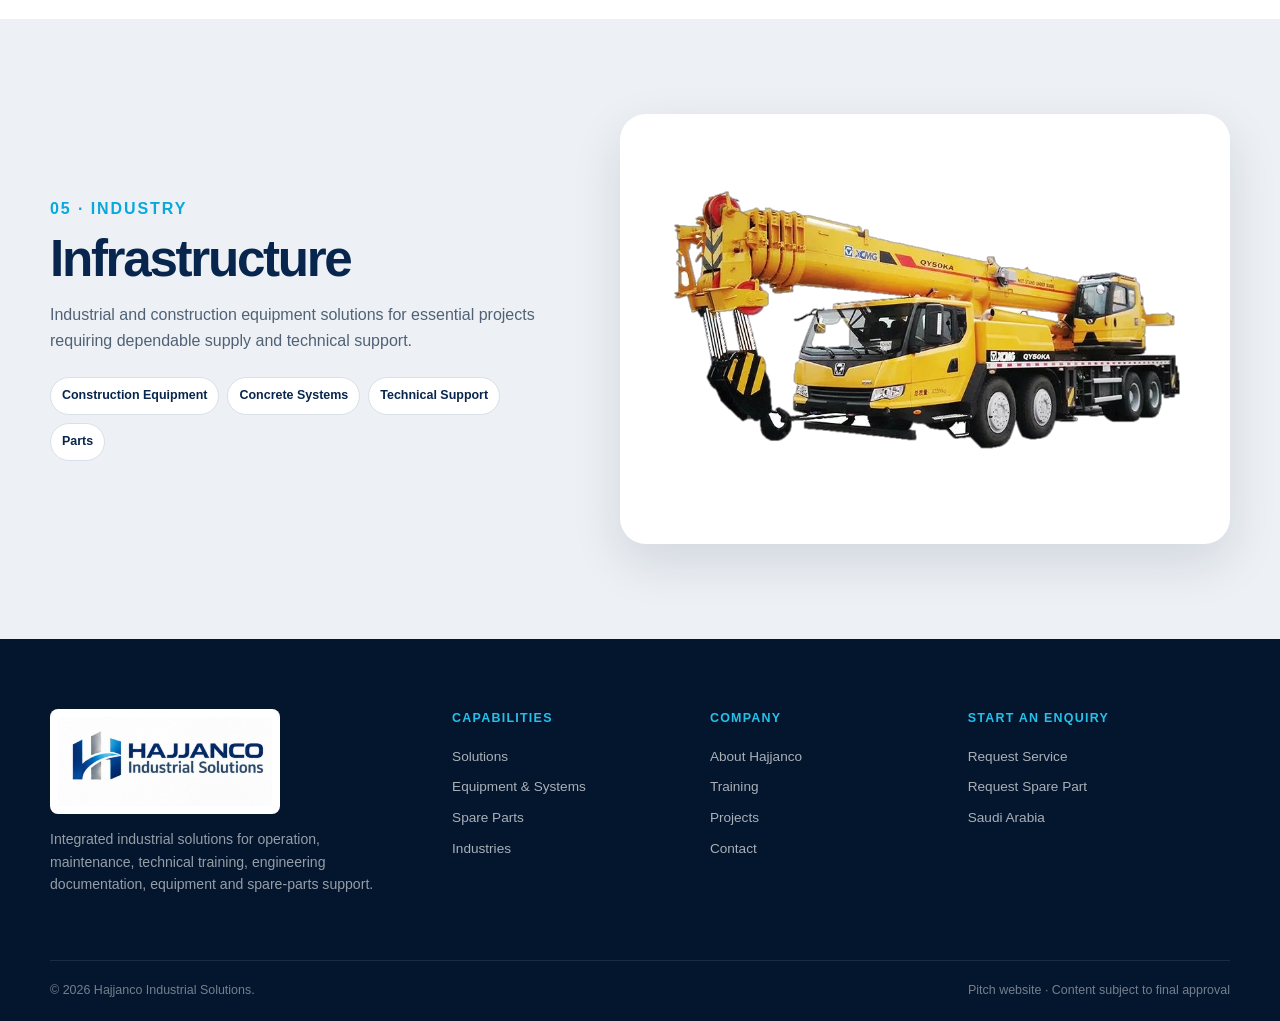
<file: industries.html>
<!doctype html>
<html lang="en">
<head>
  <meta charset="utf-8"><meta name="viewport" content="width=device-width, initial-scale=1">
  <meta name="description" content="Industries served by Hajjanco industrial solutions.">
  <title>Industries | Hajjanco</title>
  <link rel="icon" href="public/assets/hajjanco-logo.jpeg">
  <link rel="stylesheet" href="styles.css"><script src="script.js" defer></script>
</head>
<body data-page="industries">
  <div data-site-header></div>
  <main>
    <section class="page-hero"><div class="container"><p class="eyebrow">Industries</p><h1>Support shaped around real operating environments.</h1><p>Hajjanco connects relevant equipment, service, training and parts capabilities for the industries it supports.</p></div></section>
    <nav class="anchor-nav"><div class="container"><a href="#ready-mix">Ready-Mix Concrete</a><a href="#construction">Construction</a><a href="#industrial-plants">Industrial Plants</a><a href="#cooling">Cooling & Refrigeration</a><a href="#infrastructure">Infrastructure</a></div></nav>

    <section class="feature-section" id="ready-mix"><div class="container feature-grid"><div class="feature-media contain"><img src="public/assets/site/batching-plant.webp" alt="Ready-mix concrete batching plant"></div><div class="feature-copy"><span class="index">01 · INDUSTRY</span><h2>Ready-Mix Concrete</h2><p>Integrated support across batching plants, truck mixers, pumps, placing systems, maintenance, training and spare parts.</p><div class="mini-list"><span>Batching Plants</span><span>Truck Mixers</span><span>Concrete Pumps</span><span>Plant Parts</span></div></div></div></section>
    <section class="feature-section" id="construction"><div class="container feature-grid"><div class="feature-media contain"><img src="public/assets/site/construction-backhoe.webp" alt="Construction equipment"></div><div class="feature-copy"><span class="index">02 · INDUSTRY</span><h2>Construction</h2><p>Equipment, component sourcing and technical support for construction companies and project sites.</p><div class="mini-list"><span>Heavy Equipment</span><span>High-Rise Systems</span><span>Maintenance</span><span>Parts</span></div></div></div></section>
    <section class="feature-section" id="industrial-plants"><div class="container feature-grid"><div class="feature-media"><img src="public/assets/site/about-industrial.webp" alt="Industrial workshop"></div><div class="feature-copy"><span class="index">03 · INDUSTRY</span><h2>Industrial Plants</h2><p>Maintenance, machinery, technical training and replacement-component support focused on operational continuity.</p><div class="mini-list"><span>Operations</span><span>Preventive Maintenance</span><span>Machinery</span><span>Training</span></div></div></div></section>
    <section class="feature-section" id="cooling"><div class="container feature-grid"><div class="feature-media"><img src="public/assets/site/hvac.webp" alt="Industrial cooling and refrigeration"></div><div class="feature-copy"><span class="index">04 · INDUSTRY</span><h2>Cooling & Refrigeration</h2><p>Supply, installation, maintenance and spare-parts support for cooling systems and refrigeration rooms.</p><div class="mini-list"><span>Chillers</span><span>Ice Plants</span><span>Refrigeration Rooms</span><span>HVAC Parts</span></div></div></div></section>
    <section class="feature-section" id="infrastructure"><div class="container feature-grid"><div class="feature-media contain"><img src="public/assets/site/construction-crane.webp" alt="Infrastructure construction equipment"></div><div class="feature-copy"><span class="index">05 · INDUSTRY</span><h2>Infrastructure</h2><p>Industrial and construction equipment solutions for essential projects requiring dependable supply and technical support.</p><div class="mini-list"><span>Construction Equipment</span><span>Concrete Systems</span><span>Technical Support</span><span>Parts</span></div></div></div></section>
  </main>
  <div data-site-footer></div>
</body>
</html>
</file>
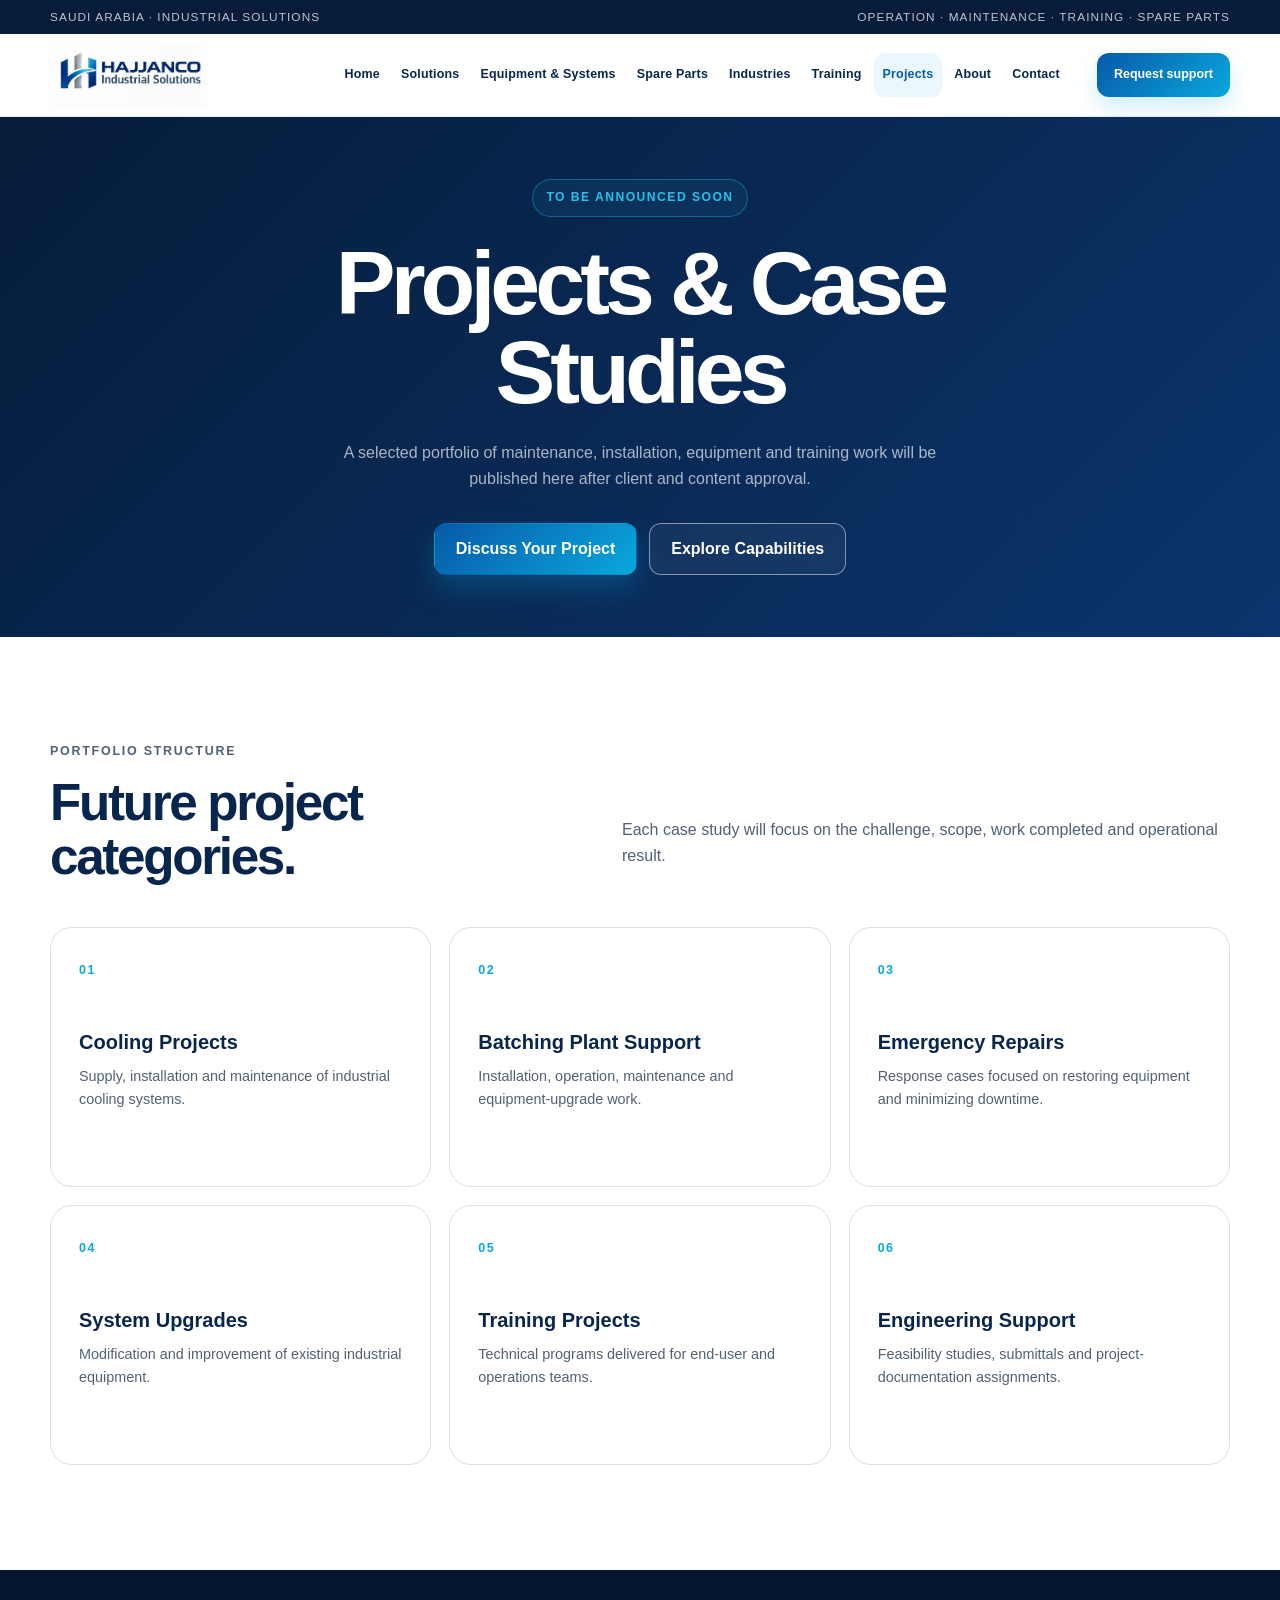
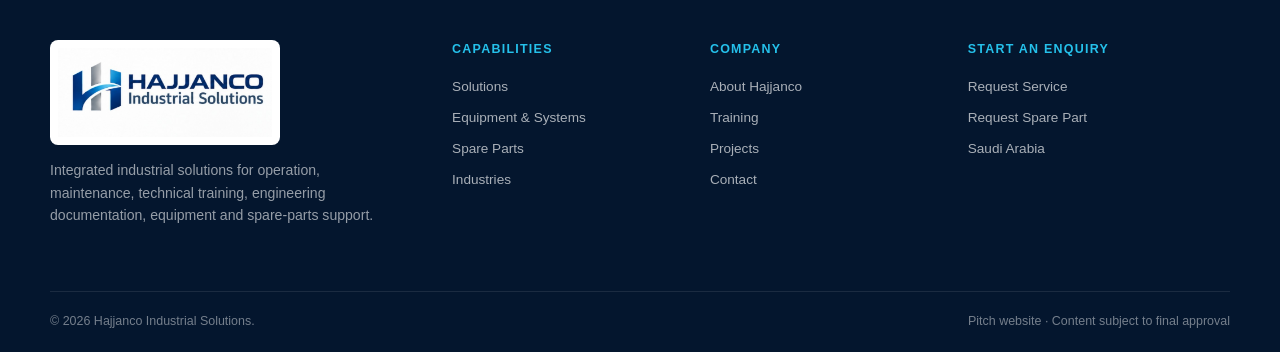
<file: projects.html>
<!doctype html>
<html lang="en">
<head>
  <meta charset="utf-8"><meta name="viewport" content="width=device-width, initial-scale=1">
  <meta name="description" content="Hajjanco industrial projects and case studies - coming soon.">
  <title>Projects | Hajjanco</title>
  <link rel="icon" href="public/assets/hajjanco-logo.jpeg">
  <link rel="stylesheet" href="styles.css"><script src="script.js" defer></script>
</head>
<body data-page="projects">
  <div data-site-header></div>
  <main>
    <section class="coming-soon"><div class="container"><span class="status-pill">To be announced soon</span><h1>Projects & Case Studies</h1><p>A selected portfolio of maintenance, installation, equipment and training work will be published here after client and content approval.</p><div class="button-row"><a class="btn btn-primary" href="contact.html?type=service">Discuss Your Project</a><a class="btn btn-outline" href="equipment.html">Explore Capabilities</a></div></div></section>
    <section class="section"><div class="container"><div class="section-heading"><div><p class="eyebrow">Portfolio structure</p><h2>Future project categories.</h2></div><p>Each case study will focus on the challenge, scope, work completed and operational result.</p></div><div class="card-grid three">
      <div class="card"><span class="card-number">01</span><h3>Cooling Projects</h3><p>Supply, installation and maintenance of industrial cooling systems.</p></div>
      <div class="card"><span class="card-number">02</span><h3>Batching Plant Support</h3><p>Installation, operation, maintenance and equipment-upgrade work.</p></div>
      <div class="card"><span class="card-number">03</span><h3>Emergency Repairs</h3><p>Response cases focused on restoring equipment and minimizing downtime.</p></div>
      <div class="card"><span class="card-number">04</span><h3>System Upgrades</h3><p>Modification and improvement of existing industrial equipment.</p></div>
      <div class="card"><span class="card-number">05</span><h3>Training Projects</h3><p>Technical programs delivered for end-user and operations teams.</p></div>
      <div class="card"><span class="card-number">06</span><h3>Engineering Support</h3><p>Feasibility studies, submittals and project-documentation assignments.</p></div>
    </div></div></section>
  </main>
  <div data-site-footer></div>
</body>
</html>
</file>
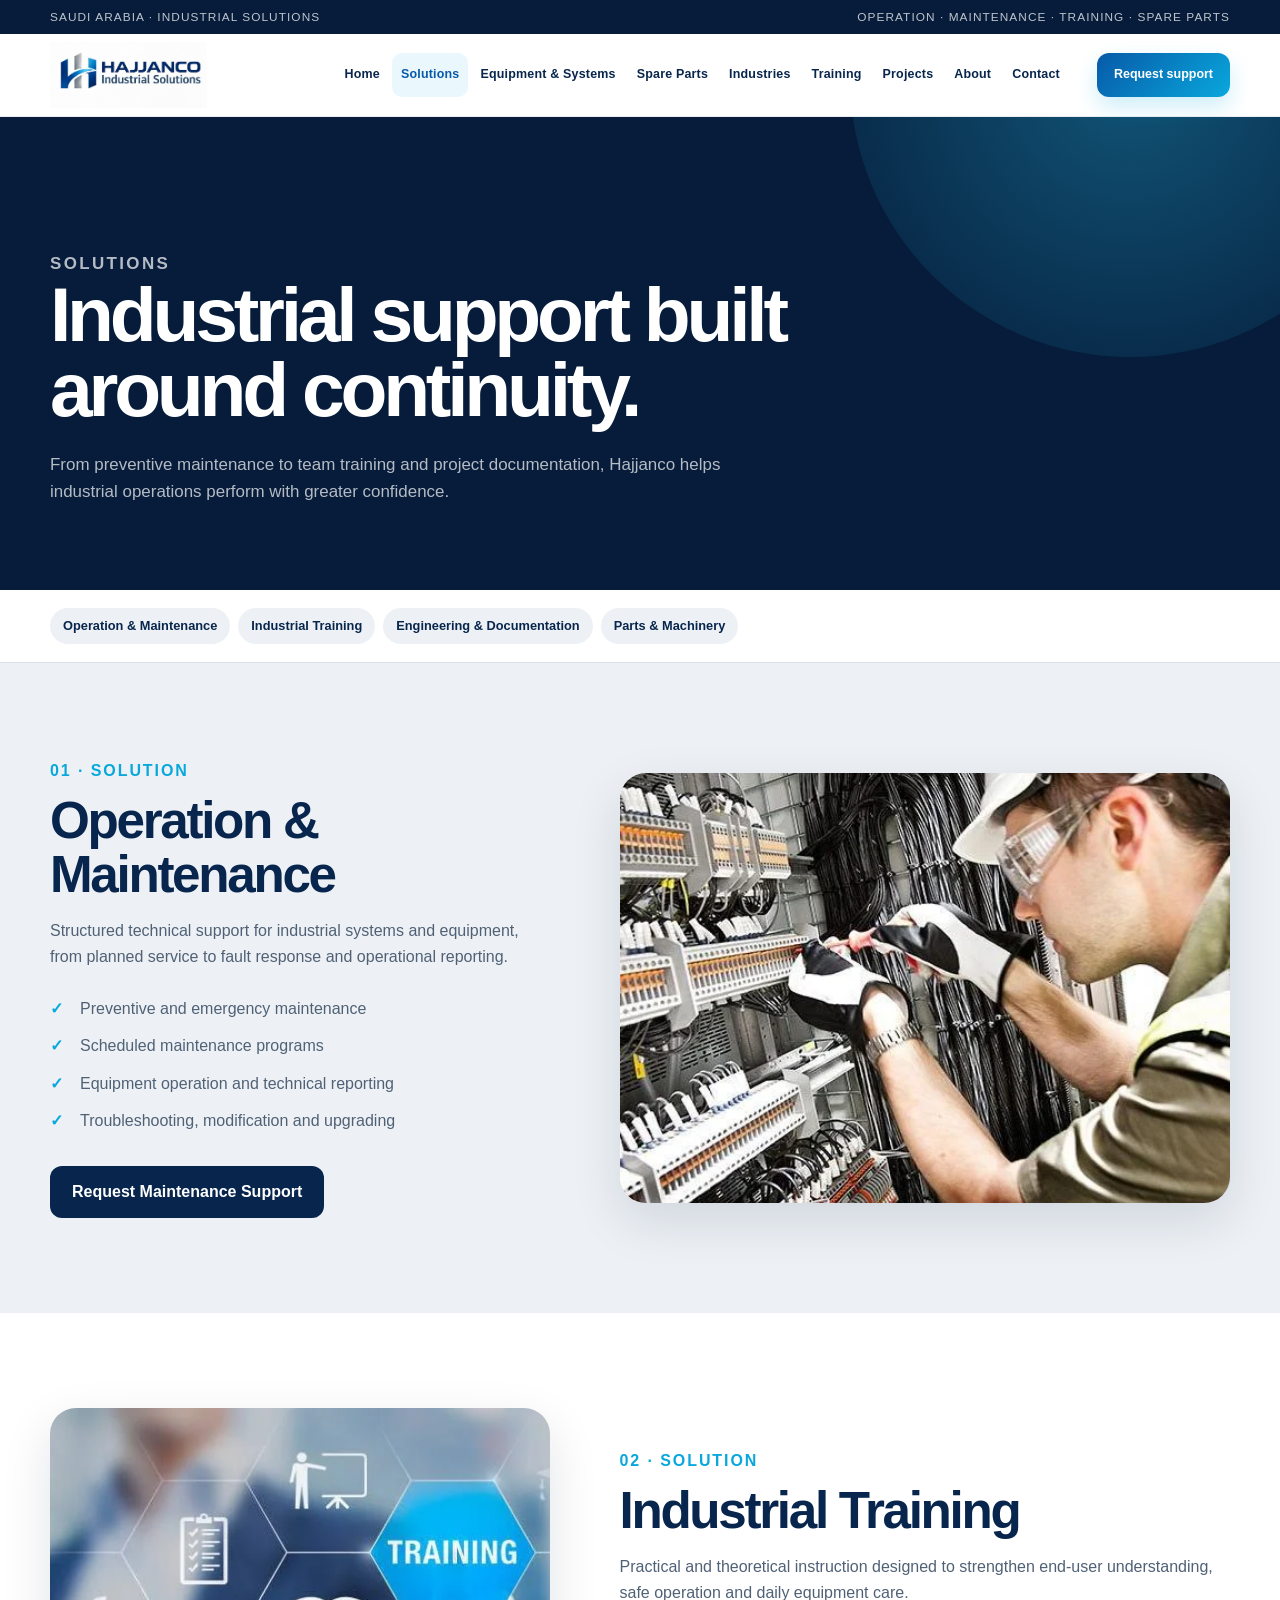
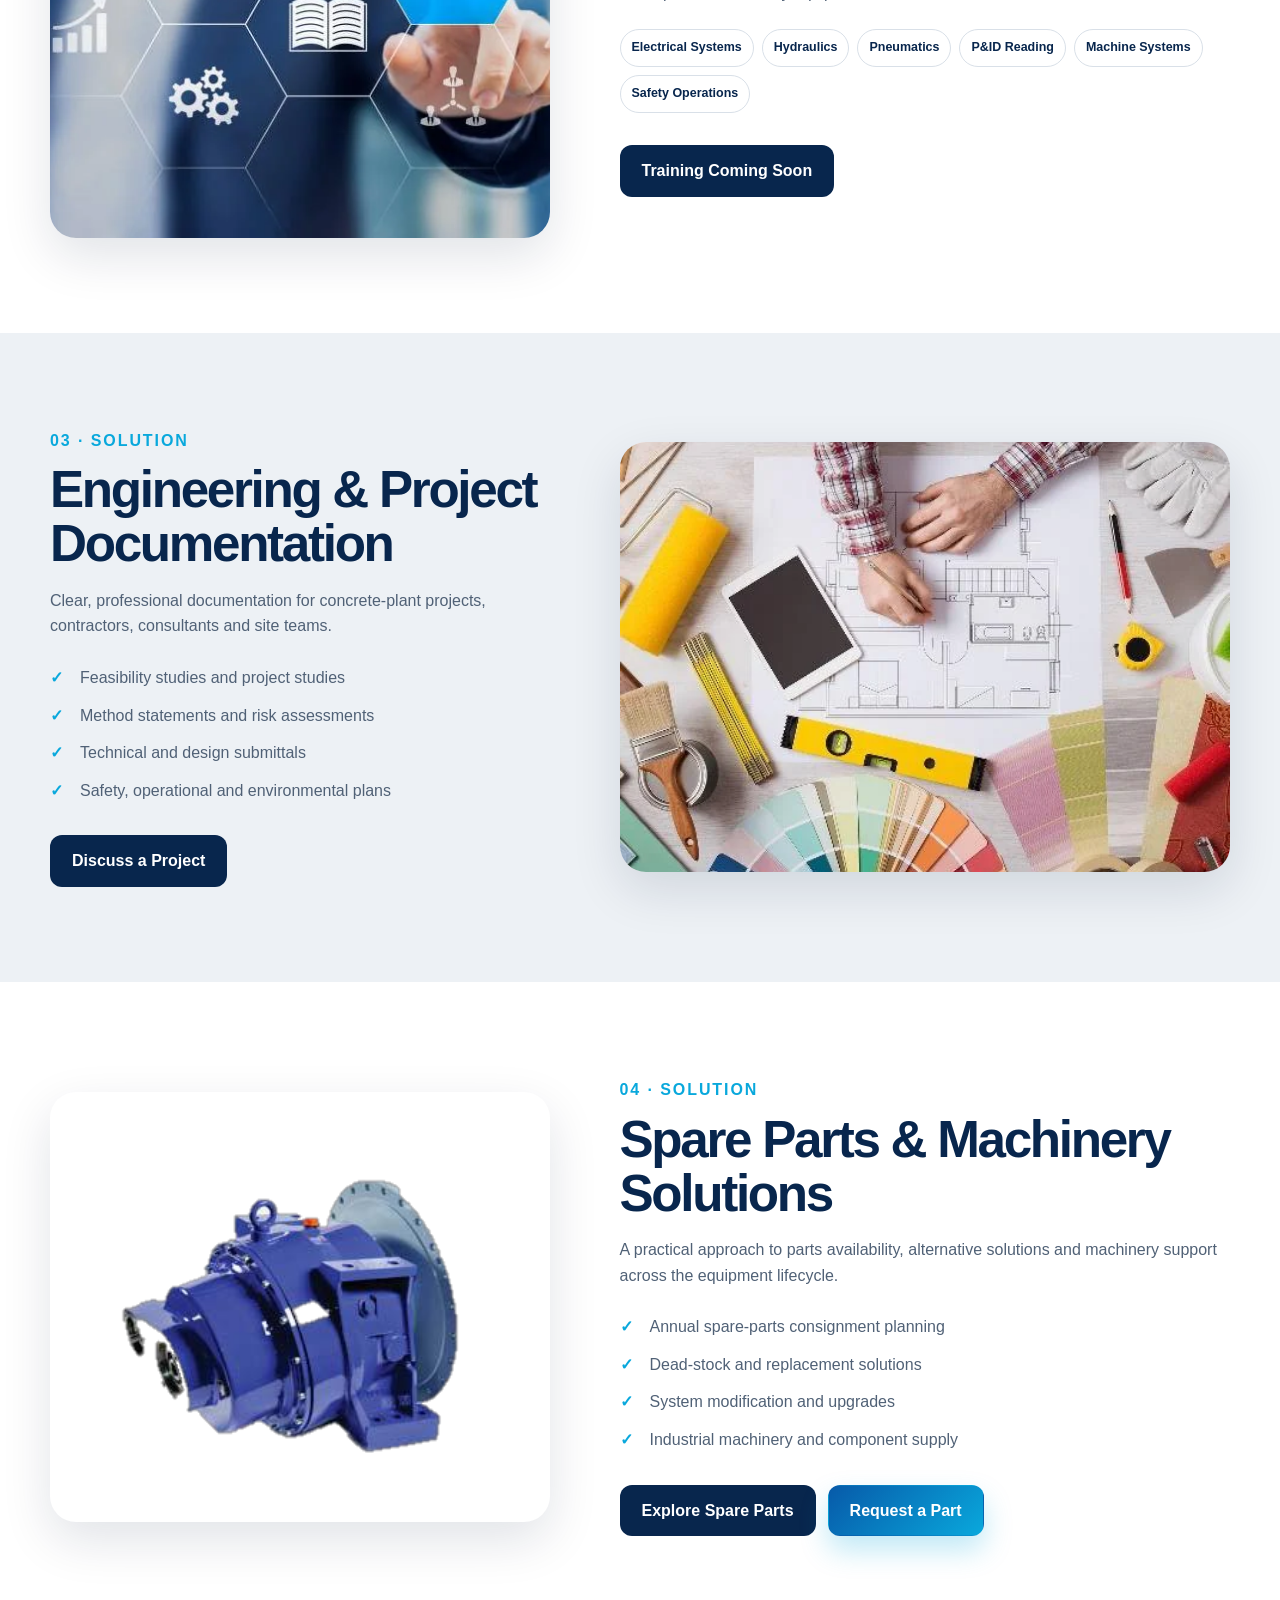
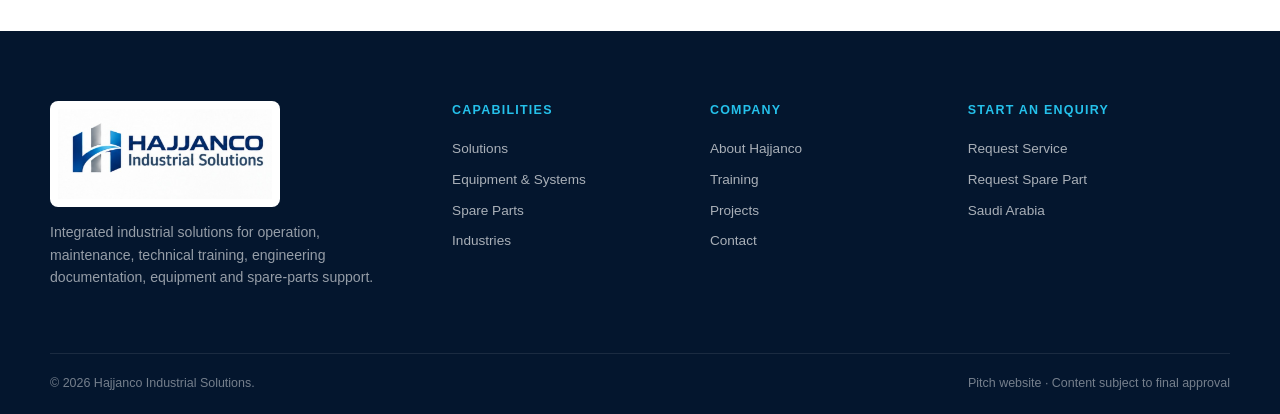
<file: solutions.html>
<!doctype html>
<html lang="en">
<head>
  <meta charset="utf-8"><meta name="viewport" content="width=device-width, initial-scale=1">
  <meta name="description" content="Explore Hajjanco operation, maintenance, industrial training, engineering documentation and machinery solutions.">
  <title>Solutions | Hajjanco</title>
  <link rel="icon" href="public/assets/hajjanco-logo.jpeg">
  <link rel="stylesheet" href="styles.css"><script src="script.js" defer></script>
</head>
<body data-page="solutions">
  <div data-site-header></div>
  <main>
    <section class="page-hero"><div class="container"><p class="eyebrow">Solutions</p><h1>Industrial support built around continuity.</h1><p>From preventive maintenance to team training and project documentation, Hajjanco helps industrial operations perform with greater confidence.</p></div></section>
    <nav class="anchor-nav"><div class="container">
      <a href="#operation-maintenance">Operation & Maintenance</a><a href="#industrial-training">Industrial Training</a><a href="#engineering-documentation">Engineering & Documentation</a><a href="#parts-machinery">Parts & Machinery</a>
    </div></nav>

    <section class="feature-section" id="operation-maintenance"><div class="container feature-grid">
      <div class="feature-media"><img src="public/assets/site/maintenance.webp" alt="Technician performing industrial maintenance"></div>
      <div class="feature-copy"><span class="index">01 · SOLUTION</span><h2>Operation & Maintenance</h2><p>Structured technical support for industrial systems and equipment, from planned service to fault response and operational reporting.</p><ul class="check-list"><li>Preventive and emergency maintenance</li><li>Scheduled maintenance programs</li><li>Equipment operation and technical reporting</li><li>Troubleshooting, modification and upgrading</li></ul><div class="button-row"><a class="btn btn-dark" href="contact.html?type=service">Request Maintenance Support</a></div></div>
    </div></section>

    <section class="feature-section" id="industrial-training"><div class="container feature-grid">
      <div class="feature-media"><img src="public/assets/site/training.webp" alt="Industrial technical training"></div>
      <div class="feature-copy"><span class="index">02 · SOLUTION</span><h2>Industrial Training</h2><p>Practical and theoretical instruction designed to strengthen end-user understanding, safe operation and daily equipment care.</p><div class="mini-list"><span>Electrical Systems</span><span>Hydraulics</span><span>Pneumatics</span><span>P&amp;ID Reading</span><span>Machine Systems</span><span>Safety Operations</span></div><div class="button-row"><a class="btn btn-dark" href="training.html">Training Coming Soon</a></div></div>
    </div></section>

    <section class="feature-section" id="engineering-documentation"><div class="container feature-grid">
      <div class="feature-media"><img src="public/assets/site/engineering.webp" alt="Engineering and project documentation"></div>
      <div class="feature-copy"><span class="index">03 · SOLUTION</span><h2>Engineering & Project Documentation</h2><p>Clear, professional documentation for concrete-plant projects, contractors, consultants and site teams.</p><ul class="check-list"><li>Feasibility studies and project studies</li><li>Method statements and risk assessments</li><li>Technical and design submittals</li><li>Safety, operational and environmental plans</li></ul><div class="button-row"><a class="btn btn-dark" href="contact.html?type=service">Discuss a Project</a></div></div>
    </div></section>

    <section class="feature-section" id="parts-machinery"><div class="container feature-grid">
      <div class="feature-media contain"><img src="public/assets/site/gearbox.png" alt="Industrial gearbox component"></div>
      <div class="feature-copy"><span class="index">04 · SOLUTION</span><h2>Spare Parts & Machinery Solutions</h2><p>A practical approach to parts availability, alternative solutions and machinery support across the equipment lifecycle.</p><ul class="check-list"><li>Annual spare-parts consignment planning</li><li>Dead-stock and replacement solutions</li><li>System modification and upgrades</li><li>Industrial machinery and component supply</li></ul><div class="button-row"><a class="btn btn-dark" href="spare-parts.html">Explore Spare Parts</a><a class="btn btn-primary" href="contact.html?type=parts">Request a Part</a></div></div>
    </div></section>
  </main>
  <div data-site-footer></div>
</body>
</html>
</file>
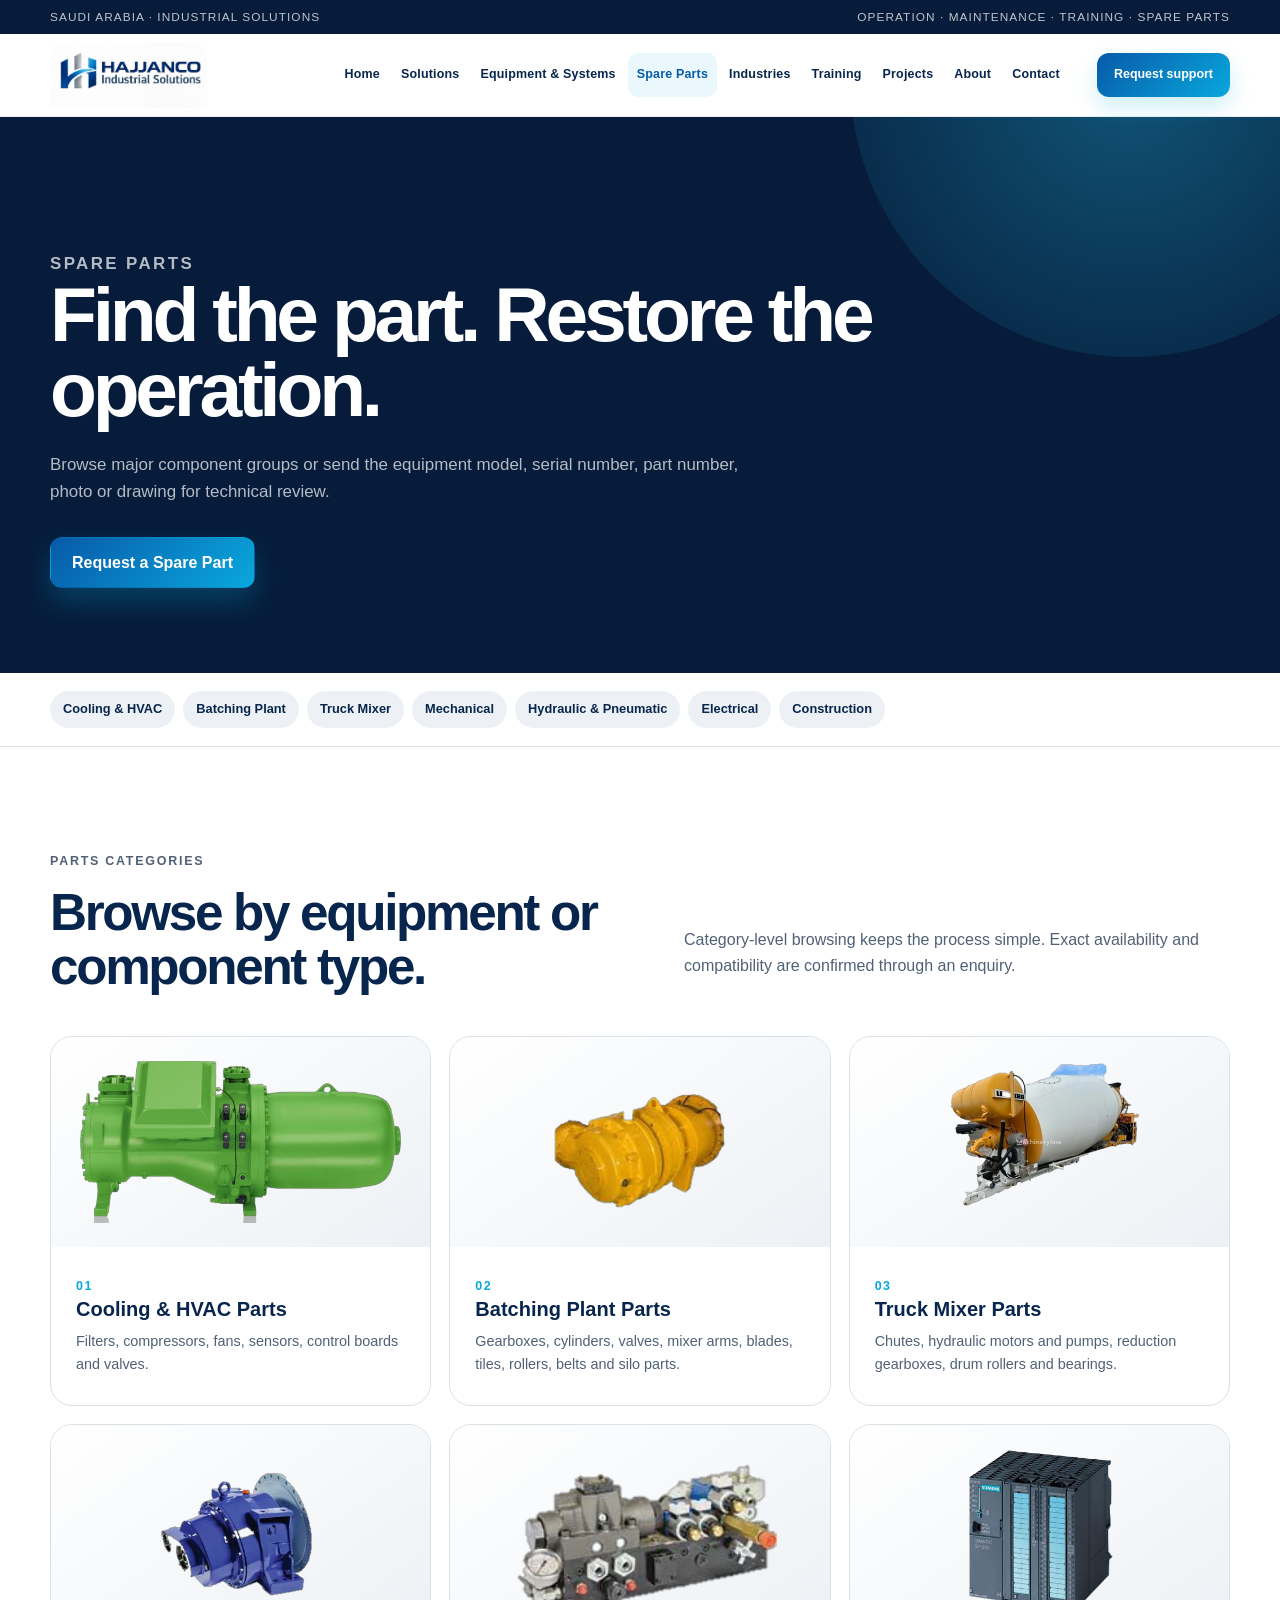
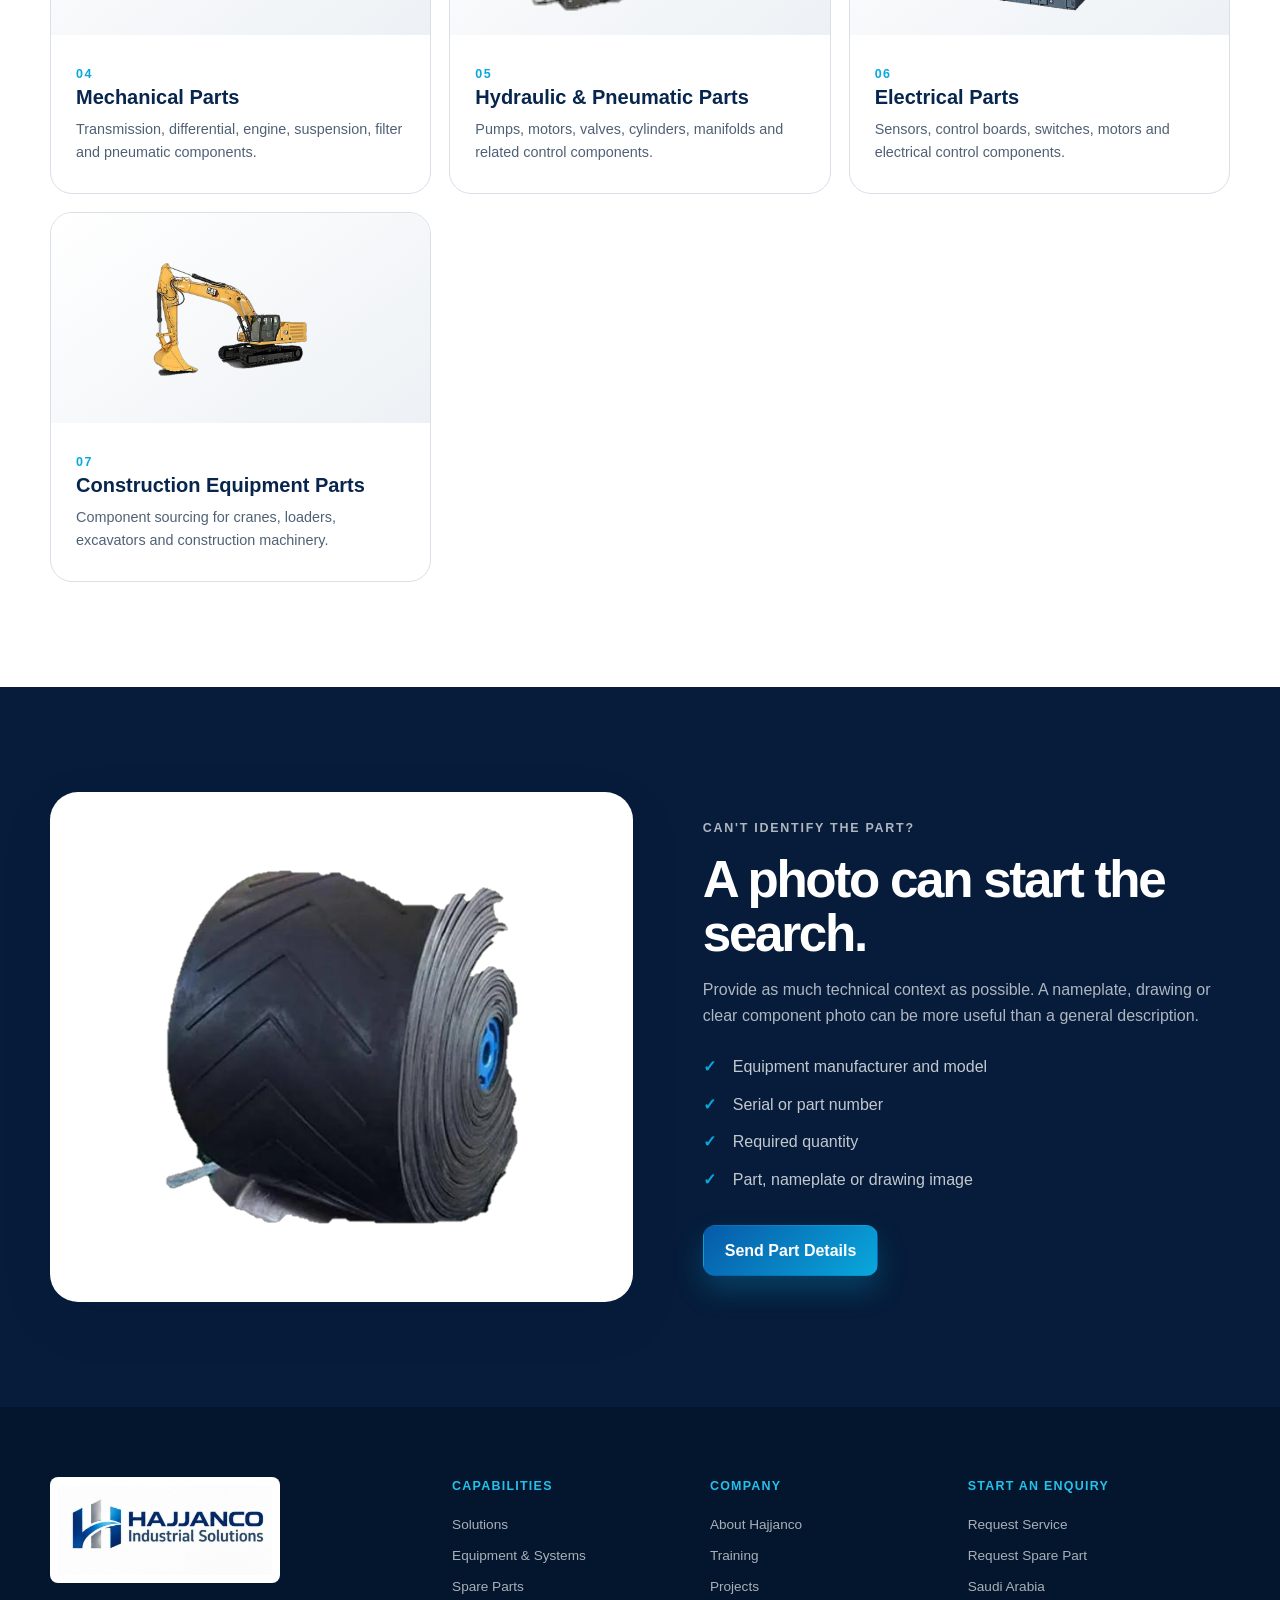
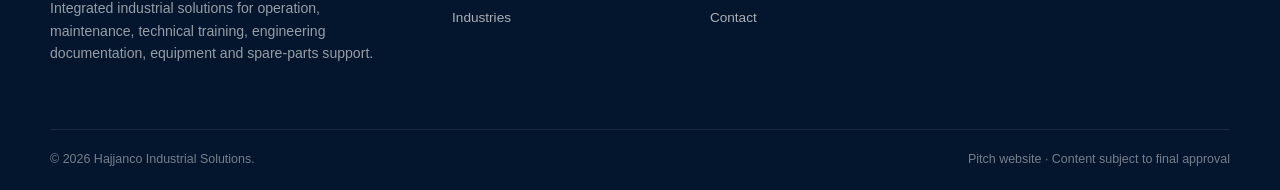
<file: spare-parts.html>
<!doctype html>
<html lang="en">
<head>
  <meta charset="utf-8"><meta name="viewport" content="width=device-width, initial-scale=1">
  <meta name="description" content="Browse Hajjanco spare-parts categories and request technical sourcing support.">
  <title>Spare Parts | Hajjanco</title>
  <link rel="icon" href="public/assets/hajjanco-logo.jpeg">
  <link rel="stylesheet" href="styles.css"><script src="script.js" defer></script>
</head>
<body data-page="parts">
  <div data-site-header></div>
  <main>
    <section class="page-hero"><div class="container"><p class="eyebrow">Spare parts</p><h1>Find the part. Restore the operation.</h1><p>Browse major component groups or send the equipment model, serial number, part number, photo or drawing for technical review.</p><div class="button-row"><a class="btn btn-primary" href="contact.html?type=parts">Request a Spare Part</a></div></div></section>
    <nav class="anchor-nav"><div class="container"><a href="#cooling-parts">Cooling & HVAC</a><a href="#batching-parts">Batching Plant</a><a href="#mixer-parts">Truck Mixer</a><a href="#mechanical-parts">Mechanical</a><a href="#hydraulic-parts">Hydraulic & Pneumatic</a><a href="#electrical-parts">Electrical</a><a href="#construction-parts">Construction</a></div></nav>
    <section class="section"><div class="container">
      <div class="section-heading"><div><p class="eyebrow">Parts categories</p><h2>Browse by equipment or component type.</h2></div><p>Category-level browsing keeps the process simple. Exact availability and compatibility are confirmed through an enquiry.</p></div>
      <div class="card-grid three">
        <article class="card media-card contain" id="cooling-parts"><img src="public/assets/site/compressor.png" alt="Cooling compressor"><div class="card-body"><span class="card-number">01</span><h3>Cooling & HVAC Parts</h3><p>Filters, compressors, fans, sensors, control boards and valves.</p></div></article>
        <article class="card media-card contain" id="batching-parts"><img src="public/assets/site/batching-part.png" alt="Batching plant component"><div class="card-body"><span class="card-number">02</span><h3>Batching Plant Parts</h3><p>Gearboxes, cylinders, valves, mixer arms, blades, tiles, rollers, belts and silo parts.</p></div></article>
        <article class="card media-card contain" id="mixer-parts"><img src="public/assets/site/mixer.webp" alt="Truck mixer"><div class="card-body"><span class="card-number">03</span><h3>Truck Mixer Parts</h3><p>Chutes, hydraulic motors and pumps, reduction gearboxes, drum rollers and bearings.</p></div></article>
        <article class="card media-card contain" id="mechanical-parts"><img src="public/assets/site/gearbox.png" alt="Mechanical gearbox"><div class="card-body"><span class="card-number">04</span><h3>Mechanical Parts</h3><p>Transmission, differential, engine, suspension, filter and pneumatic components.</p></div></article>
        <article class="card media-card contain" id="hydraulic-parts"><img src="public/assets/site/hydraulic.png" alt="Hydraulic and pneumatic system parts"><div class="card-body"><span class="card-number">05</span><h3>Hydraulic & Pneumatic Parts</h3><p>Pumps, motors, valves, cylinders, manifolds and related control components.</p></div></article>
        <article class="card media-card contain" id="electrical-parts"><img src="public/assets/site/control-board.png" alt="Electrical control board"><div class="card-body"><span class="card-number">06</span><h3>Electrical Parts</h3><p>Sensors, control boards, switches, motors and electrical control components.</p></div></article>
        <article class="card media-card contain" id="construction-parts"><img src="public/assets/site/construction-excavator.png" alt="Construction equipment"><div class="card-body"><span class="card-number">07</span><h3>Construction Equipment Parts</h3><p>Component sourcing for cranes, loaders, excavators and construction machinery.</p></div></article>
      </div>
    </div></section>
    <section class="section section-dark"><div class="container split"><div class="split-media contain"><img src="public/assets/site/conveyor.png" alt="Industrial conveyor component"></div><div class="split-copy"><p class="eyebrow">Can't identify the part?</p><h2>A photo can start the search.</h2><p>Provide as much technical context as possible. A nameplate, drawing or clear component photo can be more useful than a general description.</p><ul class="check-list"><li>Equipment manufacturer and model</li><li>Serial or part number</li><li>Required quantity</li><li>Part, nameplate or drawing image</li></ul><div class="button-row"><a class="btn btn-primary" href="contact.html?type=parts">Send Part Details</a></div></div></div></section>
  </main>
  <div data-site-footer></div>
</body>
</html>
</file>
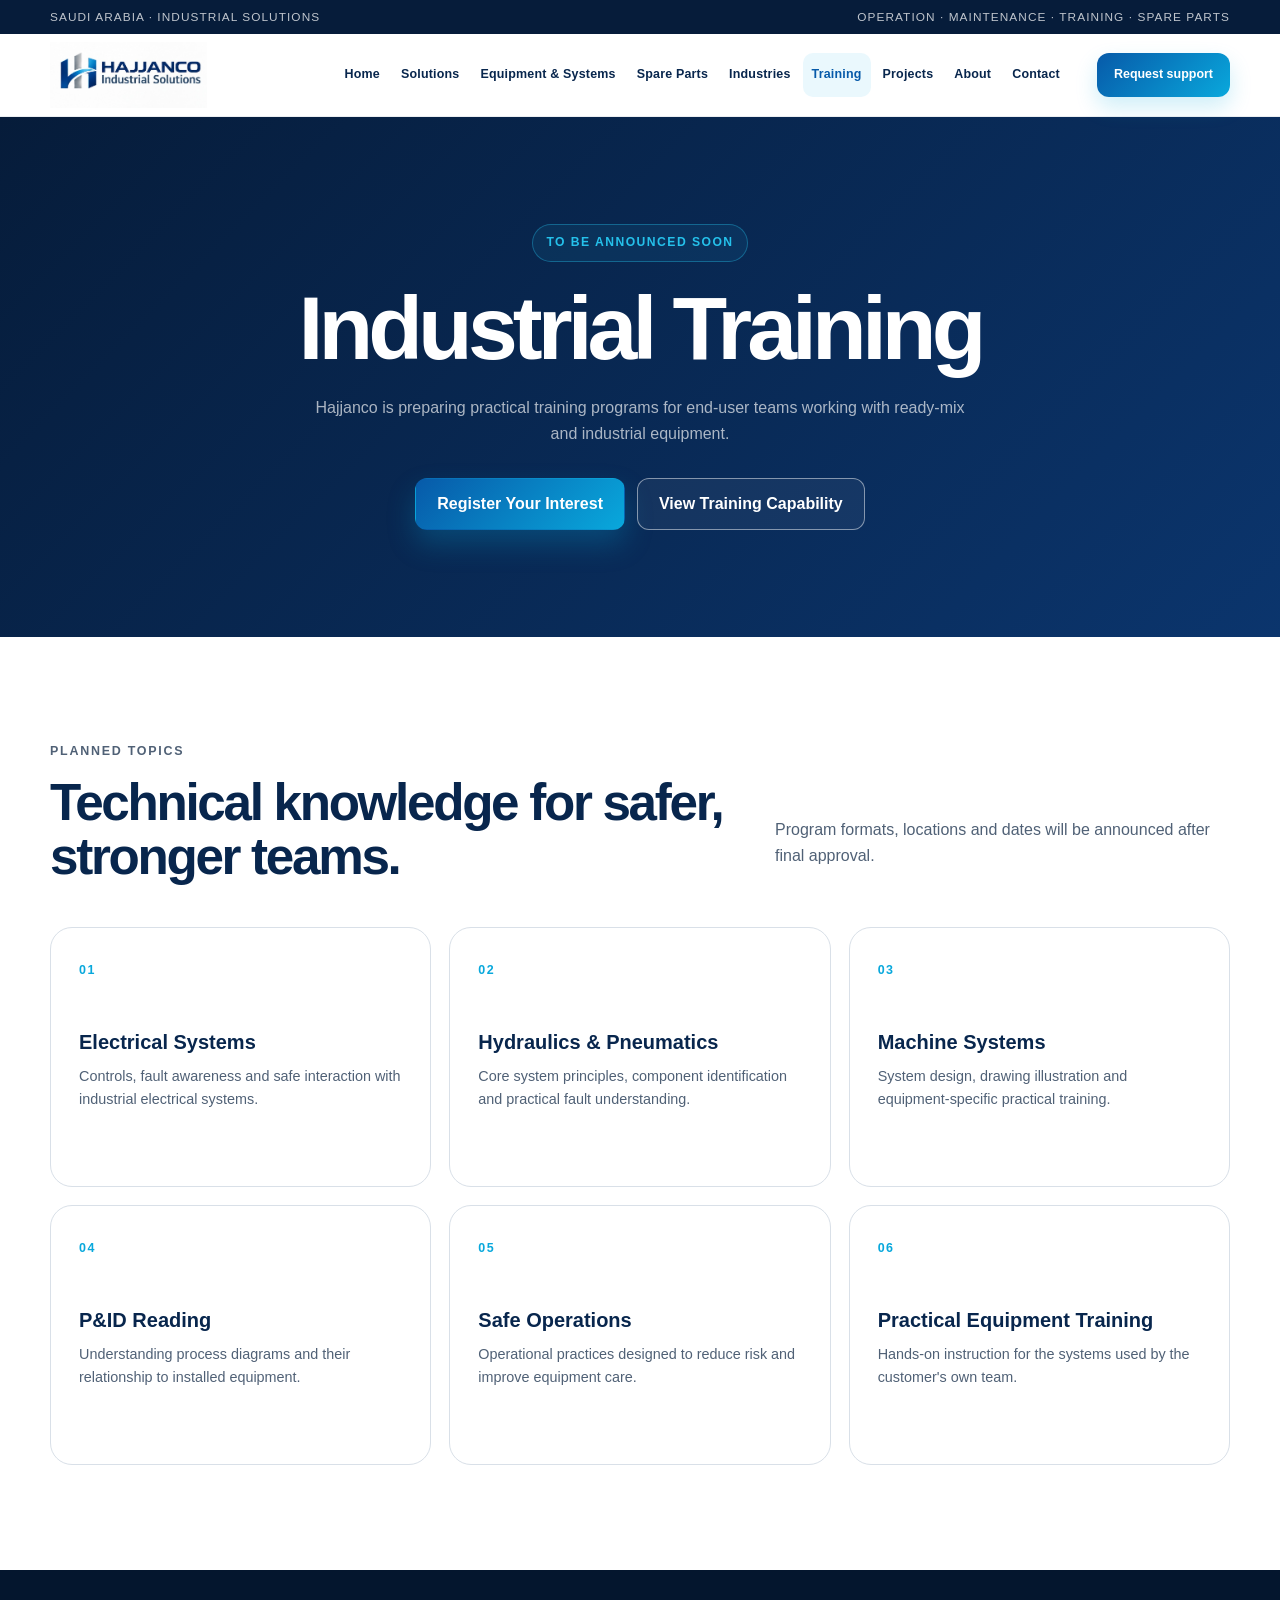
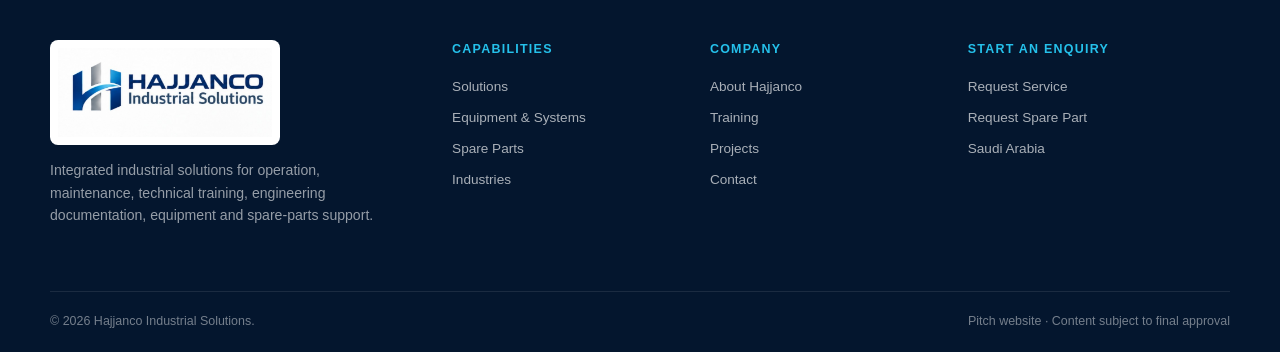
<file: training.html>
<!doctype html>
<html lang="en">
<head>
  <meta charset="utf-8"><meta name="viewport" content="width=device-width, initial-scale=1">
  <meta name="description" content="Hajjanco industrial training programs - coming soon.">
  <title>Training | Hajjanco</title>
  <link rel="icon" href="public/assets/hajjanco-logo.jpeg">
  <link rel="stylesheet" href="styles.css"><script src="script.js" defer></script>
</head>
<body data-page="training">
  <div data-site-header></div>
  <main>
    <section class="coming-soon"><div class="container"><span class="status-pill">To be announced soon</span><h1>Industrial Training</h1><p>Hajjanco is preparing practical training programs for end-user teams working with ready-mix and industrial equipment.</p><div class="button-row"><a class="btn btn-primary" href="contact.html?type=service">Register Your Interest</a><a class="btn btn-outline" href="solutions.html#industrial-training">View Training Capability</a></div></div></section>
    <section class="section"><div class="container"><div class="section-heading"><div><p class="eyebrow">Planned topics</p><h2>Technical knowledge for safer, stronger teams.</h2></div><p>Program formats, locations and dates will be announced after final approval.</p></div><div class="card-grid three">
      <div class="card"><span class="card-number">01</span><h3>Electrical Systems</h3><p>Controls, fault awareness and safe interaction with industrial electrical systems.</p></div>
      <div class="card"><span class="card-number">02</span><h3>Hydraulics & Pneumatics</h3><p>Core system principles, component identification and practical fault understanding.</p></div>
      <div class="card"><span class="card-number">03</span><h3>Machine Systems</h3><p>System design, drawing illustration and equipment-specific practical training.</p></div>
      <div class="card"><span class="card-number">04</span><h3>P&amp;ID Reading</h3><p>Understanding process diagrams and their relationship to installed equipment.</p></div>
      <div class="card"><span class="card-number">05</span><h3>Safe Operations</h3><p>Operational practices designed to reduce risk and improve equipment care.</p></div>
      <div class="card"><span class="card-number">06</span><h3>Practical Equipment Training</h3><p>Hands-on instruction for the systems used by the customer's own team.</p></div>
    </div></div></section>
  </main>
  <div data-site-footer></div>
</body>
</html>
</file>
<file: styles.css>
:root {
  --navy-950: #061c3a;
  --navy-900: #08264d;
  --navy-800: #0b356d;
  --blue-700: #075aa9;
  --cyan-500: #09a8dc;
  --cyan-400: #25c1eb;
  --sky-100: #eaf8fd;
  --steel-700: #506176;
  --steel-500: #77869a;
  --steel-200: #d9e0e8;
  --steel-100: #edf1f5;
  --ink: #10233d;
  --white: #ffffff;
  --shadow: 0 18px 50px rgba(6, 28, 58, 0.12);
  --radius: 22px;
  --max: 1180px;
}

* { box-sizing: border-box; }

html { scroll-behavior: smooth; }

body {
  margin: 0;
  color: var(--ink);
  background: var(--white);
  font-family: Inter, "Segoe UI", Arial, sans-serif;
  line-height: 1.6;
}

img { display: block; max-width: 100%; }
a { color: inherit; text-decoration: none; }
button, input, select, textarea { font: inherit; }

.container {
  width: min(var(--max), calc(100% - 40px));
  margin-inline: auto;
}

.topbar {
  background: var(--navy-950);
  color: rgba(255, 255, 255, 0.74);
  font-size: 0.74rem;
  letter-spacing: 0.09em;
  text-transform: uppercase;
}

.topbar .container {
  min-height: 34px;
  display: flex;
  justify-content: space-between;
  align-items: center;
  gap: 20px;
}

.site-header {
  position: sticky;
  top: 0;
  z-index: 100;
  background: rgba(255, 255, 255, 0.96);
  border-bottom: 1px solid rgba(8, 38, 77, 0.08);
  backdrop-filter: blur(16px);
}

.header-inner {
  min-height: 82px;
  display: flex;
  align-items: center;
  gap: 28px;
}

.brand { flex: 0 0 auto; }
.brand img { width: 235px; height: 66px; object-fit: contain; object-position: left center; }

.main-nav {
  margin-left: auto;
  display: flex;
  align-items: center;
  gap: 3px;
}

.main-nav a {
  padding: 12px 9px;
  color: var(--navy-900);
  font-size: 0.78rem;
  font-weight: 700;
  letter-spacing: 0.015em;
  border-radius: 10px;
  transition: 0.2s ease;
}

.main-nav a:hover,
.main-nav a.active {
  color: var(--blue-700);
  background: var(--sky-100);
}

.header-cta {
  display: inline-flex;
  align-items: center;
  justify-content: center;
  padding: 12px 17px;
  color: var(--white);
  background: linear-gradient(135deg, var(--blue-700), var(--cyan-500));
  border-radius: 12px;
  font-size: 0.78rem;
  font-weight: 800;
  white-space: nowrap;
  box-shadow: 0 10px 22px rgba(9, 168, 220, 0.2);
}

.menu-toggle {
  display: none;
  width: 44px;
  height: 44px;
  border: 1px solid var(--steel-200);
  border-radius: 12px;
  background: white;
  color: var(--navy-900);
  font-size: 1.3rem;
  cursor: pointer;
}

.hero {
  position: relative;
  min-height: 650px;
  display: grid;
  align-items: center;
  overflow: hidden;
  color: var(--white);
  background:
    linear-gradient(90deg, rgba(5, 24, 51, 0.97) 0%, rgba(5, 31, 65, 0.86) 49%, rgba(6, 28, 58, 0.36) 100%),
    url("public/assets/site/hero-cooling.webp") center/cover no-repeat;
}

.hero::after {
  content: "";
  position: absolute;
  inset: auto -8% -42% 42%;
  height: 520px;
  border: 70px solid rgba(37, 193, 235, 0.12);
  transform: rotate(-13deg);
}

.hero-content { position: relative; z-index: 1; max-width: 760px; padding: 90px 0; }

.eyebrow {
  margin: 0 0 14px;
  color: var(--cyan-400);
  font-size: 0.78rem;
  font-weight: 900;
  letter-spacing: 0.14em;
  text-transform: uppercase;
}

.hero h1,
.page-hero h1 {
  margin: 0;
  font-size: clamp(2.65rem, 6vw, 5.6rem);
  line-height: 0.98;
  letter-spacing: -0.055em;
}

.hero h1 span { color: var(--cyan-400); }

.hero-copy {
  max-width: 650px;
  margin: 25px 0 0;
  color: rgba(255, 255, 255, 0.8);
  font-size: clamp(1rem, 1.8vw, 1.2rem);
}

.button-row { display: flex; flex-wrap: wrap; gap: 12px; margin-top: 32px; }

.btn {
  display: inline-flex;
  min-height: 50px;
  align-items: center;
  justify-content: center;
  gap: 9px;
  padding: 12px 21px;
  border: 1px solid transparent;
  border-radius: 12px;
  font-weight: 800;
  cursor: pointer;
  transition: transform 0.2s ease, box-shadow 0.2s ease, background 0.2s ease;
}

.btn:hover { transform: translateY(-2px); }
.btn-primary { color: white; background: linear-gradient(135deg, var(--blue-700), var(--cyan-500)); box-shadow: 0 14px 28px rgba(9, 168, 220, 0.25); }
.btn-light { color: var(--navy-900); background: white; }
.btn-outline { color: white; border-color: rgba(255,255,255,0.48); background: rgba(255,255,255,0.05); }
.btn-dark { color: white; background: var(--navy-900); }

.stats-strip { position: relative; z-index: 3; margin-top: -54px; }
.stats-grid {
  display: grid;
  grid-template-columns: repeat(4, 1fr);
  padding: 28px 30px;
  border-radius: var(--radius);
  background: white;
  box-shadow: var(--shadow);
}

.stat { padding: 4px 24px; border-right: 1px solid var(--steel-200); }
.stat:last-child { border-right: 0; }
.stat strong { display: block; color: var(--navy-900); font-size: 1.45rem; line-height: 1.15; }
.stat span { color: var(--steel-500); font-size: 0.84rem; }

.section { padding: 105px 0; }
.section-sm { padding: 72px 0; }
.section-tint { background: var(--steel-100); }
.section-dark { color: white; background: var(--navy-950); }

.section-heading {
  display: flex;
  justify-content: space-between;
  align-items: end;
  gap: 35px;
  margin-bottom: 42px;
}

.section-heading > div { max-width: 690px; }
.section-heading h2,
.split-copy h2,
.feature-copy h2 {
  margin: 0;
  color: var(--navy-900);
  font-size: clamp(2rem, 4vw, 3.7rem);
  line-height: 1.06;
  letter-spacing: -0.045em;
}

.section-dark .section-heading h2,
.section-dark .split-copy h2 { color: white; }
.section-heading p, .split-copy p, .feature-copy p { color: var(--steel-700); }
.section-dark p { color: rgba(255,255,255,0.68); }

.text-link { color: var(--blue-700); font-weight: 800; }
.section-dark .text-link { color: var(--cyan-400); }

.card-grid { display: grid; grid-template-columns: repeat(4, 1fr); gap: 18px; }
.card-grid.three { grid-template-columns: repeat(3, 1fr); }
.card-grid.two { grid-template-columns: repeat(2, 1fr); }

.card {
  position: relative;
  overflow: hidden;
  min-height: 260px;
  padding: 28px;
  border: 1px solid var(--steel-200);
  border-radius: var(--radius);
  background: white;
  transition: transform 0.25s ease, box-shadow 0.25s ease, border-color 0.25s ease;
}

.card:hover { transform: translateY(-5px); border-color: rgba(9,168,220,0.45); box-shadow: var(--shadow); }
.card-number { color: var(--cyan-500); font-size: 0.78rem; font-weight: 900; letter-spacing: 0.12em; }
.card h3 { margin: 50px 0 10px; color: var(--navy-900); font-size: 1.25rem; line-height: 1.18; }
.card p { margin: 0; color: var(--steel-700); font-size: 0.9rem; }
.card-arrow { position: absolute; right: 24px; top: 24px; color: var(--blue-700); font-size: 1.3rem; }

.media-card { padding: 0; min-height: 370px; }
.media-card img { width: 100%; height: 210px; object-fit: cover; background: linear-gradient(145deg, white, var(--steel-100)); }
.media-card.contain img { object-fit: contain; padding: 24px; }
.media-card .card-body { padding: 25px; }
.media-card h3 { margin: 0 0 8px; }

.split {
  display: grid;
  grid-template-columns: 1.05fr 0.95fr;
  gap: 70px;
  align-items: center;
}

.split.reverse .split-media { order: 2; }
.split-media { position: relative; }
.split-media > img { width: 100%; height: 510px; object-fit: cover; border-radius: 28px; box-shadow: var(--shadow); }
.split-media.contain > img { object-fit: contain; padding: 35px; background: white; }
.split-badge {
  position: absolute;
  right: -24px;
  bottom: 30px;
  max-width: 205px;
  padding: 20px;
  color: white;
  background: var(--navy-900);
  border-radius: 16px;
  box-shadow: var(--shadow);
}
.split-badge strong { display: block; color: var(--cyan-400); font-size: 1.35rem; }

.check-list { display: grid; gap: 12px; margin: 26px 0 0; padding: 0; list-style: none; }
.check-list li { position: relative; padding-left: 30px; color: var(--steel-700); }
.check-list li::before { content: "✓"; position: absolute; left: 0; color: var(--cyan-500); font-weight: 900; }
.section-dark .check-list li { color: rgba(255,255,255,0.76); }

.action-band {
  display: grid;
  grid-template-columns: 1fr 1fr;
  overflow: hidden;
  border-radius: 28px;
  box-shadow: var(--shadow);
}

.action-panel { min-height: 290px; padding: 46px; color: white; background: var(--navy-900); }
.action-panel:last-child { background: linear-gradient(135deg, var(--blue-700), var(--cyan-500)); }
.action-panel h3 { margin: 0 0 10px; font-size: 1.8rem; }
.action-panel p { max-width: 480px; margin: 0 0 24px; color: rgba(255,255,255,0.72); }

.page-hero {
  position: relative;
  padding: 110px 0 85px;
  overflow: hidden;
  color: white;
  background: var(--navy-950);
}

.page-hero::before {
  content: "";
  position: absolute;
  width: 560px;
  height: 560px;
  right: -130px;
  top: -320px;
  border-radius: 50%;
  background: radial-gradient(circle, rgba(37,193,235,0.34), rgba(37,193,235,0));
}

.page-hero .container { position: relative; z-index: 1; }
.page-hero h1 { max-width: 900px; font-size: clamp(2.65rem, 6vw, 5.15rem); }
.page-hero p { max-width: 690px; margin: 23px 0 0; color: rgba(255,255,255,0.7); font-size: 1.06rem; }

.anchor-nav { position: relative; z-index: 2; border-bottom: 1px solid var(--steel-200); background: white; }
.anchor-nav .container { display: flex; gap: 8px; overflow-x: auto; padding-block: 18px; scrollbar-width: none; }
.anchor-nav a { flex: 0 0 auto; padding: 8px 13px; border-radius: 999px; color: var(--navy-900); background: var(--steel-100); font-size: 0.8rem; font-weight: 800; }
.anchor-nav a:hover { color: white; background: var(--blue-700); }

.feature-section { padding: 95px 0; scroll-margin-top: 105px; }
.feature-section:nth-of-type(even) { background: var(--steel-100); }
.feature-grid { display: grid; grid-template-columns: 0.9fr 1.1fr; gap: 70px; align-items: center; }
.feature-section:nth-of-type(even) .feature-media { order: 2; }
.feature-media { min-height: 400px; display: grid; place-items: center; overflow: hidden; border-radius: 26px; background: white; box-shadow: var(--shadow); }
.feature-media img { width: 100%; height: 430px; object-fit: cover; }
.feature-media.contain img { object-fit: contain; padding: 35px; }
.feature-copy .index { color: var(--cyan-500); font-weight: 900; letter-spacing: 0.12em; }
.feature-copy h2 { margin-top: 10px; font-size: clamp(2rem, 4vw, 3.2rem); }
.mini-list { display: flex; flex-wrap: wrap; gap: 8px; margin-top: 24px; }
.mini-list span { padding: 8px 11px; color: var(--navy-900); border: 1px solid var(--steel-200); border-radius: 999px; background: white; font-size: 0.78rem; font-weight: 750; }

.industry-grid { display: grid; grid-template-columns: repeat(5, 1fr); gap: 14px; }
.industry-card { min-height: 275px; display: flex; flex-direction: column; justify-content: end; padding: 24px; color: white; border-radius: 20px; background: linear-gradient(160deg, var(--navy-800), var(--navy-950)); }
.industry-card:nth-child(even) { background: linear-gradient(160deg, var(--blue-700), var(--navy-900)); }
.industry-card span { color: var(--cyan-400); font-weight: 900; }
.industry-card h3 { margin: 60px 0 8px; font-size: 1.25rem; }
.industry-card p { margin: 0; color: rgba(255,255,255,0.64); font-size: 0.84rem; }

.coming-soon {
  min-height: 520px;
  display: grid;
  place-items: center;
  text-align: center;
  color: white;
  background: linear-gradient(135deg, var(--navy-950), var(--navy-800));
}
.coming-soon .container { max-width: 850px; }
.status-pill { display: inline-block; margin-bottom: 22px; padding: 8px 13px; color: var(--cyan-400); border: 1px solid rgba(37,193,235,0.36); border-radius: 999px; background: rgba(37,193,235,0.08); font-size: 0.76rem; font-weight: 900; letter-spacing: 0.12em; text-transform: uppercase; }
.coming-soon h1 { margin: 0; font-size: clamp(2.7rem, 7vw, 5.6rem); line-height: 1; letter-spacing: -0.055em; }
.coming-soon p { max-width: 660px; margin: 22px auto 0; color: rgba(255,255,255,0.66); }
.coming-soon .button-row { justify-content: center; }

.form-tabs { display: flex; gap: 8px; padding: 7px; border-radius: 14px; background: var(--steel-100); }
.form-tab { flex: 1; padding: 13px; border: 0; border-radius: 10px; color: var(--navy-900); background: transparent; font-weight: 800; cursor: pointer; }
.form-tab.active { color: white; background: var(--navy-900); }
.form-panel { display: none; margin-top: 24px; }
.form-panel.active { display: block; }
.form-grid { display: grid; grid-template-columns: 1fr 1fr; gap: 16px; }
.field { display: grid; gap: 7px; }
.field.full { grid-column: 1 / -1; }
.field label { color: var(--navy-900); font-size: 0.82rem; font-weight: 800; }
.field input, .field select, .field textarea { width: 100%; padding: 13px 14px; color: var(--ink); border: 1px solid var(--steel-200); border-radius: 10px; background: white; outline: none; }
.field textarea { min-height: 130px; resize: vertical; }
.field input:focus, .field select:focus, .field textarea:focus { border-color: var(--cyan-500); box-shadow: 0 0 0 4px rgba(9,168,220,0.09); }
.form-note { margin: 16px 0 0; color: var(--steel-500); font-size: 0.8rem; }
.form-status { display: none; margin-top: 16px; padding: 13px; border-radius: 10px; color: var(--navy-900); background: var(--sky-100); font-weight: 700; }
.form-status.show { display: block; }

.contact-layout { display: grid; grid-template-columns: 0.8fr 1.2fr; gap: 55px; align-items: start; }
.contact-card { padding: 23px; border: 1px solid var(--steel-200); border-radius: 16px; background: white; }
.contact-card + .contact-card { margin-top: 13px; }
.contact-card strong { display: block; color: var(--navy-900); }
.contact-card span { color: var(--steel-700); }

.site-footer { color: white; background: #04162e; }
.footer-main { display: grid; grid-template-columns: 1.35fr 0.8fr 0.8fr 1fr; gap: 48px; padding: 70px 0 50px; }
.footer-logo { width: 230px; padding: 8px; border-radius: 8px; background: white; }
.footer-about { max-width: 390px; color: rgba(255,255,255,0.58); font-size: 0.88rem; }
.footer-col h4 { margin: 0 0 17px; color: var(--cyan-400); font-size: 0.78rem; letter-spacing: 0.1em; text-transform: uppercase; }
.footer-col a, .footer-col p { display: block; margin: 0 0 9px; color: rgba(255,255,255,0.66); font-size: 0.85rem; }
.footer-col a:hover { color: white; }
.footer-bottom { display: flex; justify-content: space-between; gap: 20px; padding: 20px 0; border-top: 1px solid rgba(255,255,255,0.09); color: rgba(255,255,255,0.45); font-size: 0.78rem; }

.reveal { opacity: 0; transform: translateY(20px); transition: opacity 0.65s ease, transform 0.65s ease; }
.reveal.visible { opacity: 1; transform: none; }

@media (max-width: 1080px) {
  .header-inner { min-height: 72px; }
  .brand img { width: 200px; height: 56px; }
  .menu-toggle { display: grid; place-items: center; margin-left: auto; }
  .main-nav {
    position: absolute;
    left: 20px;
    right: 20px;
    top: calc(100% + 1px);
    display: none;
    align-items: stretch;
    padding: 14px;
    border: 1px solid var(--steel-200);
    border-radius: 0 0 16px 16px;
    background: white;
    box-shadow: var(--shadow);
  }
  .main-nav.open { display: grid; }
  .main-nav a { padding: 11px 13px; }
  .header-cta { display: none; }
  .card-grid { grid-template-columns: repeat(2, 1fr); }
  .industry-grid { grid-template-columns: repeat(3, 1fr); }
  .footer-main { grid-template-columns: 1.2fr 1fr 1fr; }
  .footer-main > :first-child { grid-column: 1 / -1; }
}

@media (max-width: 820px) {
  .topbar .container span:last-child { display: none; }
  .hero { min-height: 610px; }
  .stats-grid { grid-template-columns: 1fr 1fr; }
  .stat:nth-child(2) { border-right: 0; }
  .stat:nth-child(n+3) { margin-top: 20px; padding-top: 20px; border-top: 1px solid var(--steel-200); }
  .section { padding: 78px 0; }
  .section-heading { align-items: start; flex-direction: column; }
  .split, .feature-grid, .contact-layout { grid-template-columns: 1fr; gap: 38px; }
  .split.reverse .split-media, .feature-section:nth-of-type(even) .feature-media { order: initial; }
  .split-media > img { height: 410px; }
  .action-band { grid-template-columns: 1fr; }
  .feature-section { padding: 70px 0; }
  .industry-grid { grid-template-columns: 1fr 1fr; }
}

@media (max-width: 580px) {
  .container { width: min(100% - 28px, var(--max)); }
  .brand img { width: 175px; }
  .hero { min-height: 650px; }
  .hero h1 { font-size: 3rem; }
  .button-row .btn { width: 100%; }
  .stats-strip { margin-top: -30px; }
  .stats-grid { padding: 22px 12px; }
  .stat { padding: 4px 14px; }
  .card-grid, .card-grid.three, .card-grid.two, .industry-grid, .form-grid { grid-template-columns: 1fr; }
  .split-media > img, .feature-media img { height: 330px; }
  .split-badge { right: 12px; }
  .action-panel { min-height: auto; padding: 34px 26px; }
  .page-hero { padding: 85px 0 68px; }
  .page-hero h1 { font-size: 3rem; }
  .footer-main { grid-template-columns: 1fr; gap: 30px; }
  .footer-main > :first-child { grid-column: auto; }
  .footer-bottom { flex-direction: column; }
}

@media (prefers-reduced-motion: reduce) {
  html { scroll-behavior: auto; }
  *, *::before, *::after { animation-duration: 0.01ms !important; transition-duration: 0.01ms !important; }
  .reveal { opacity: 1; transform: none; }
}
</file>
